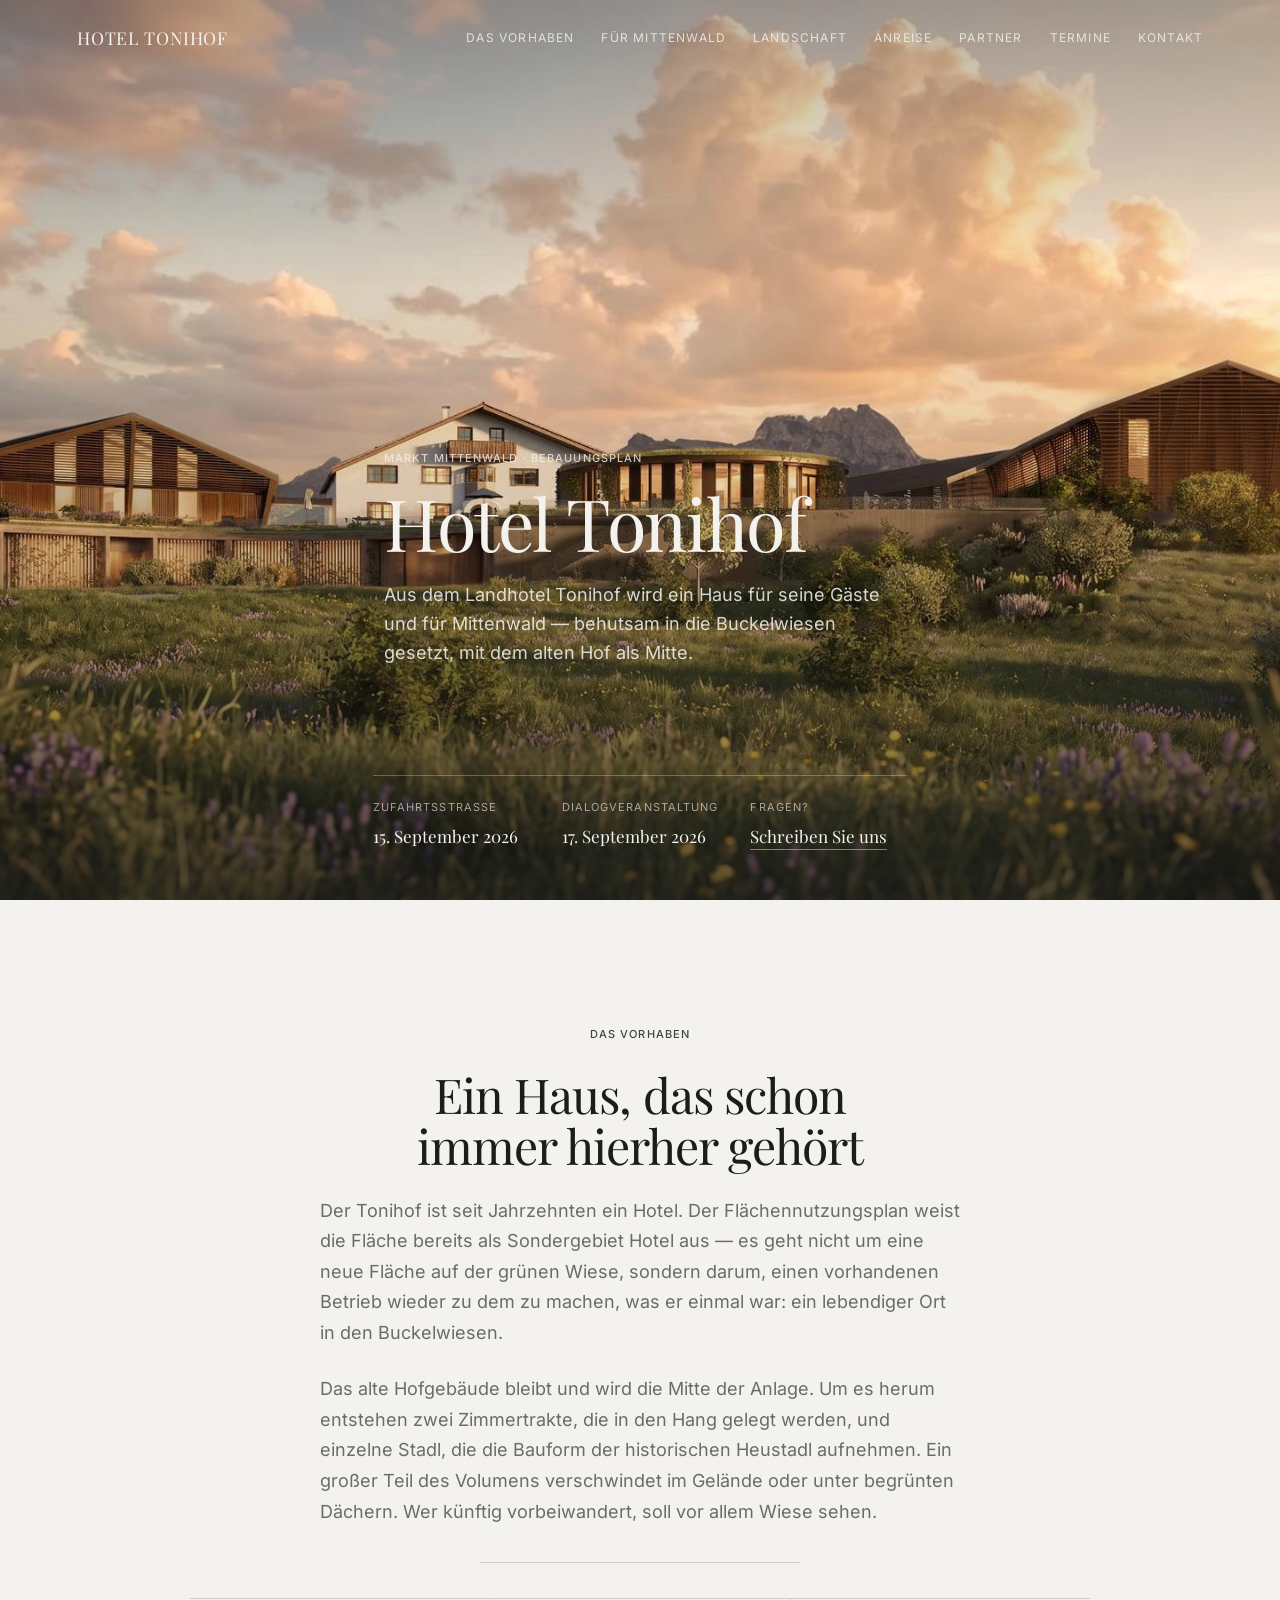
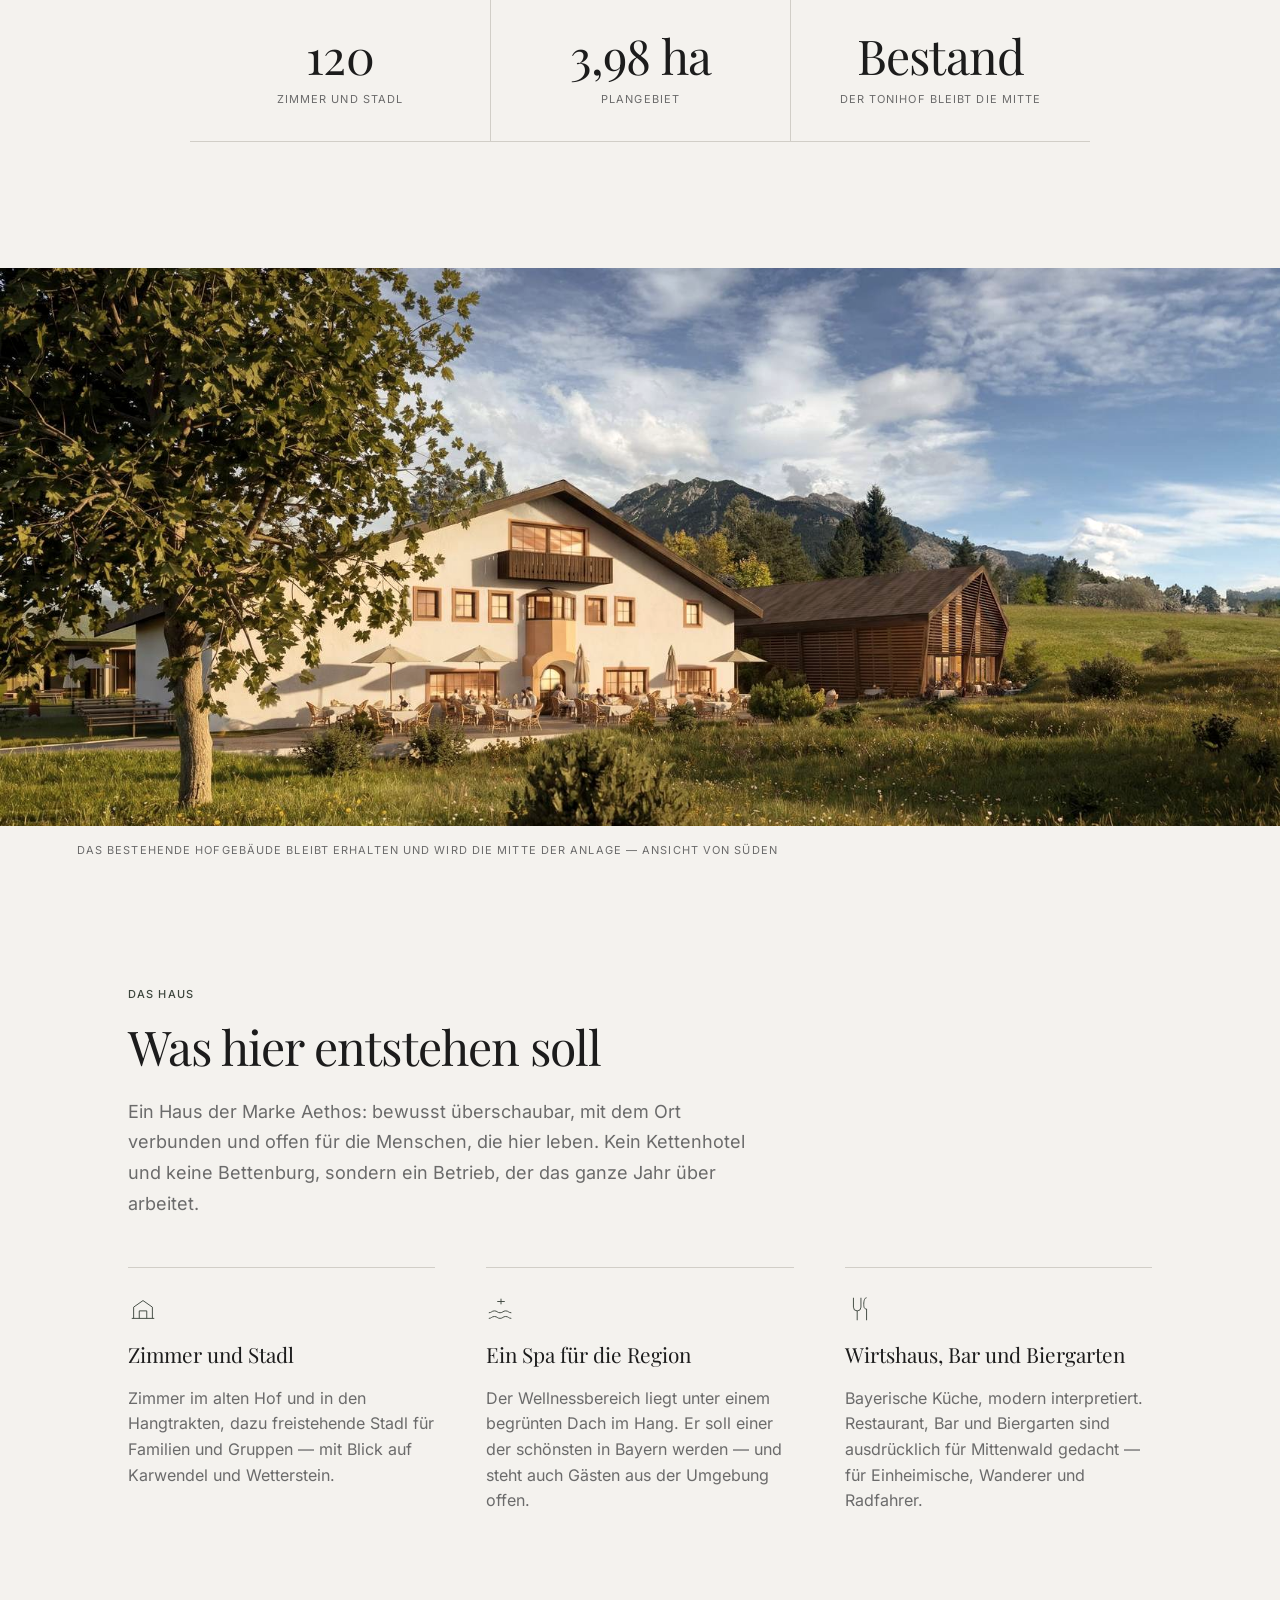
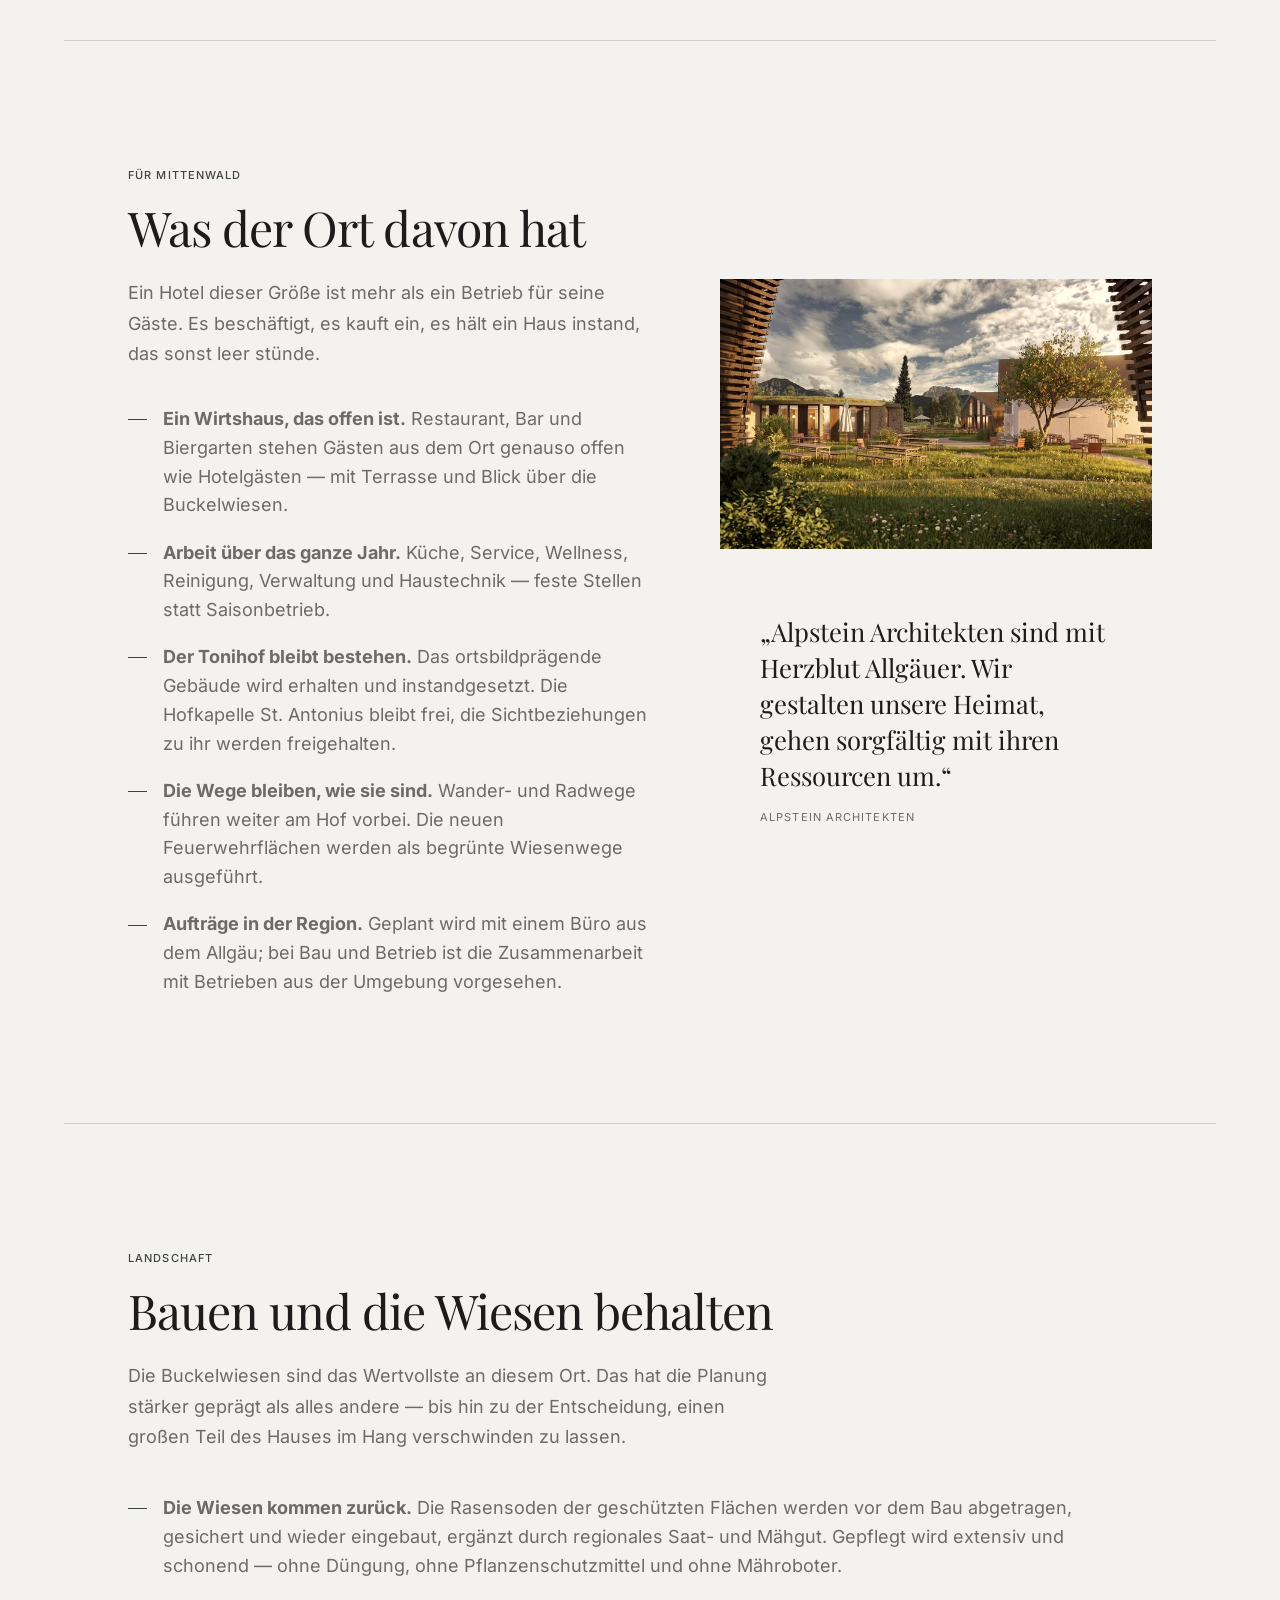
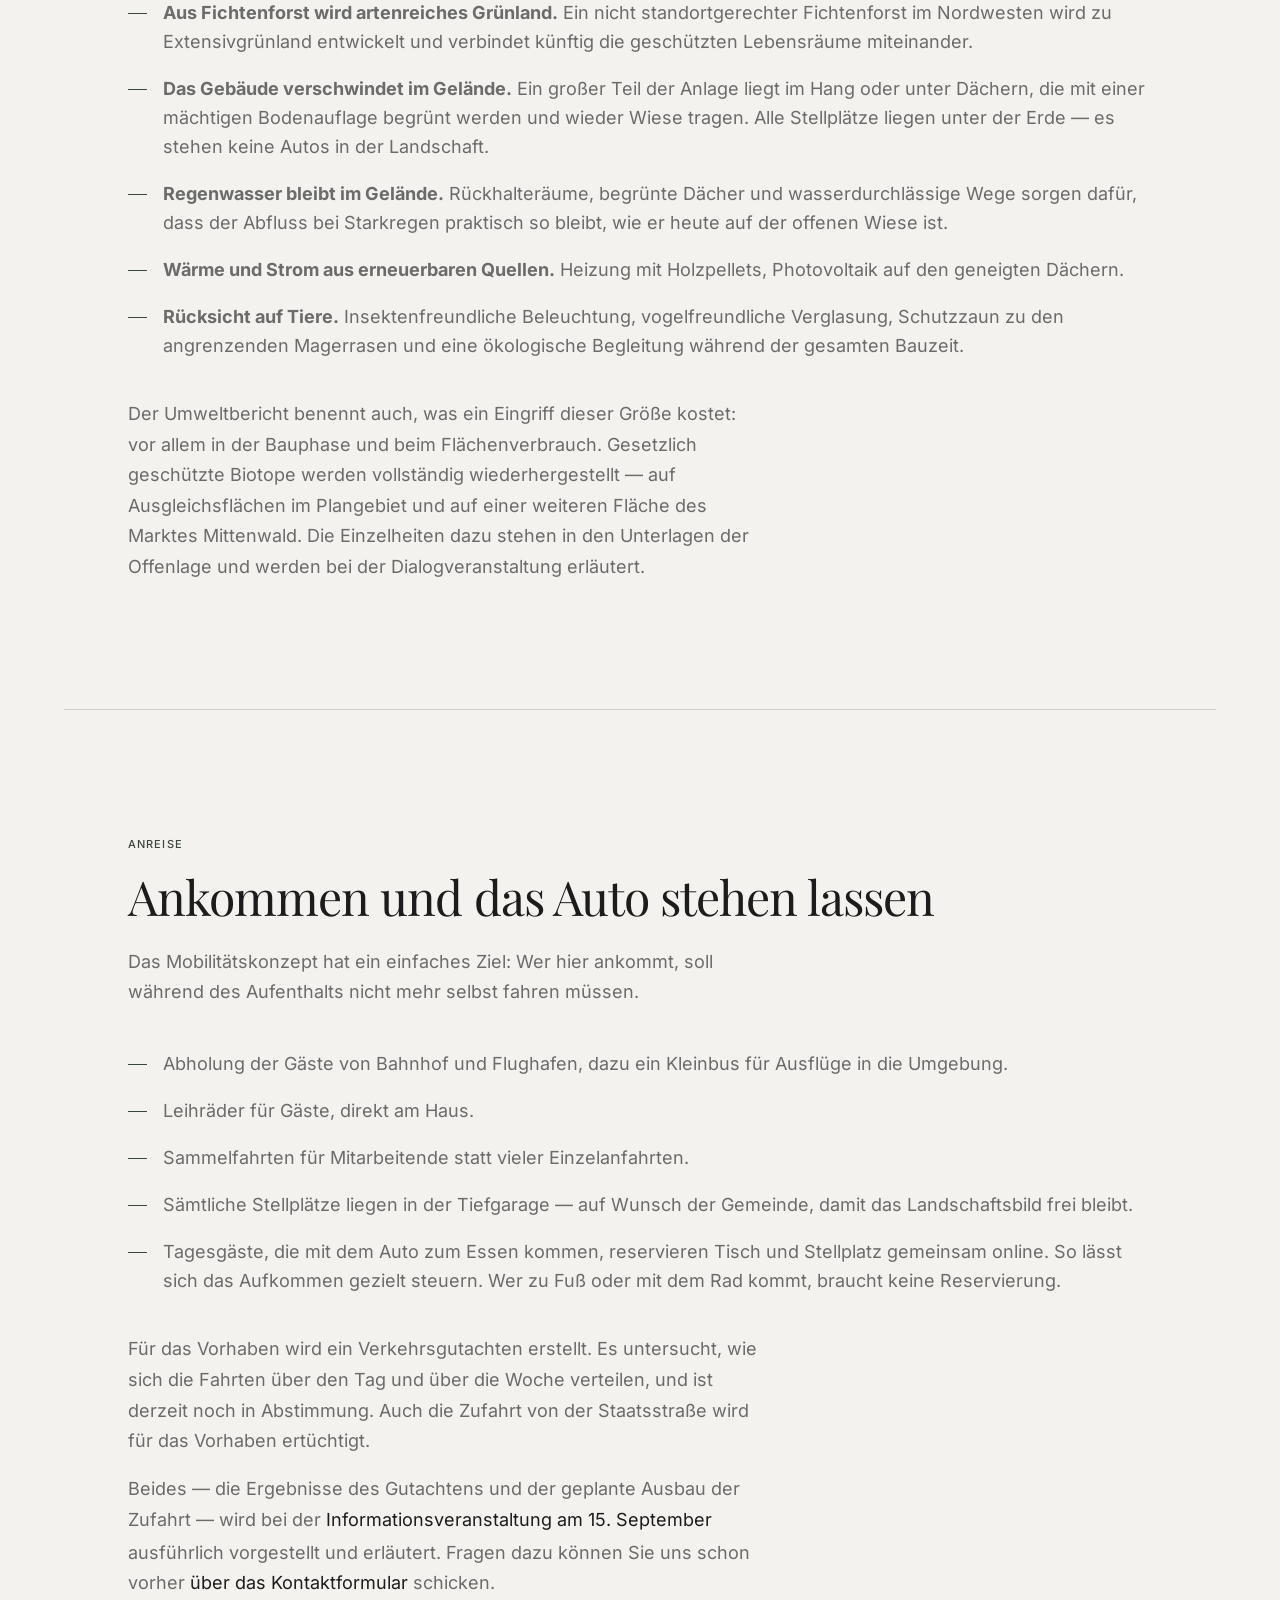
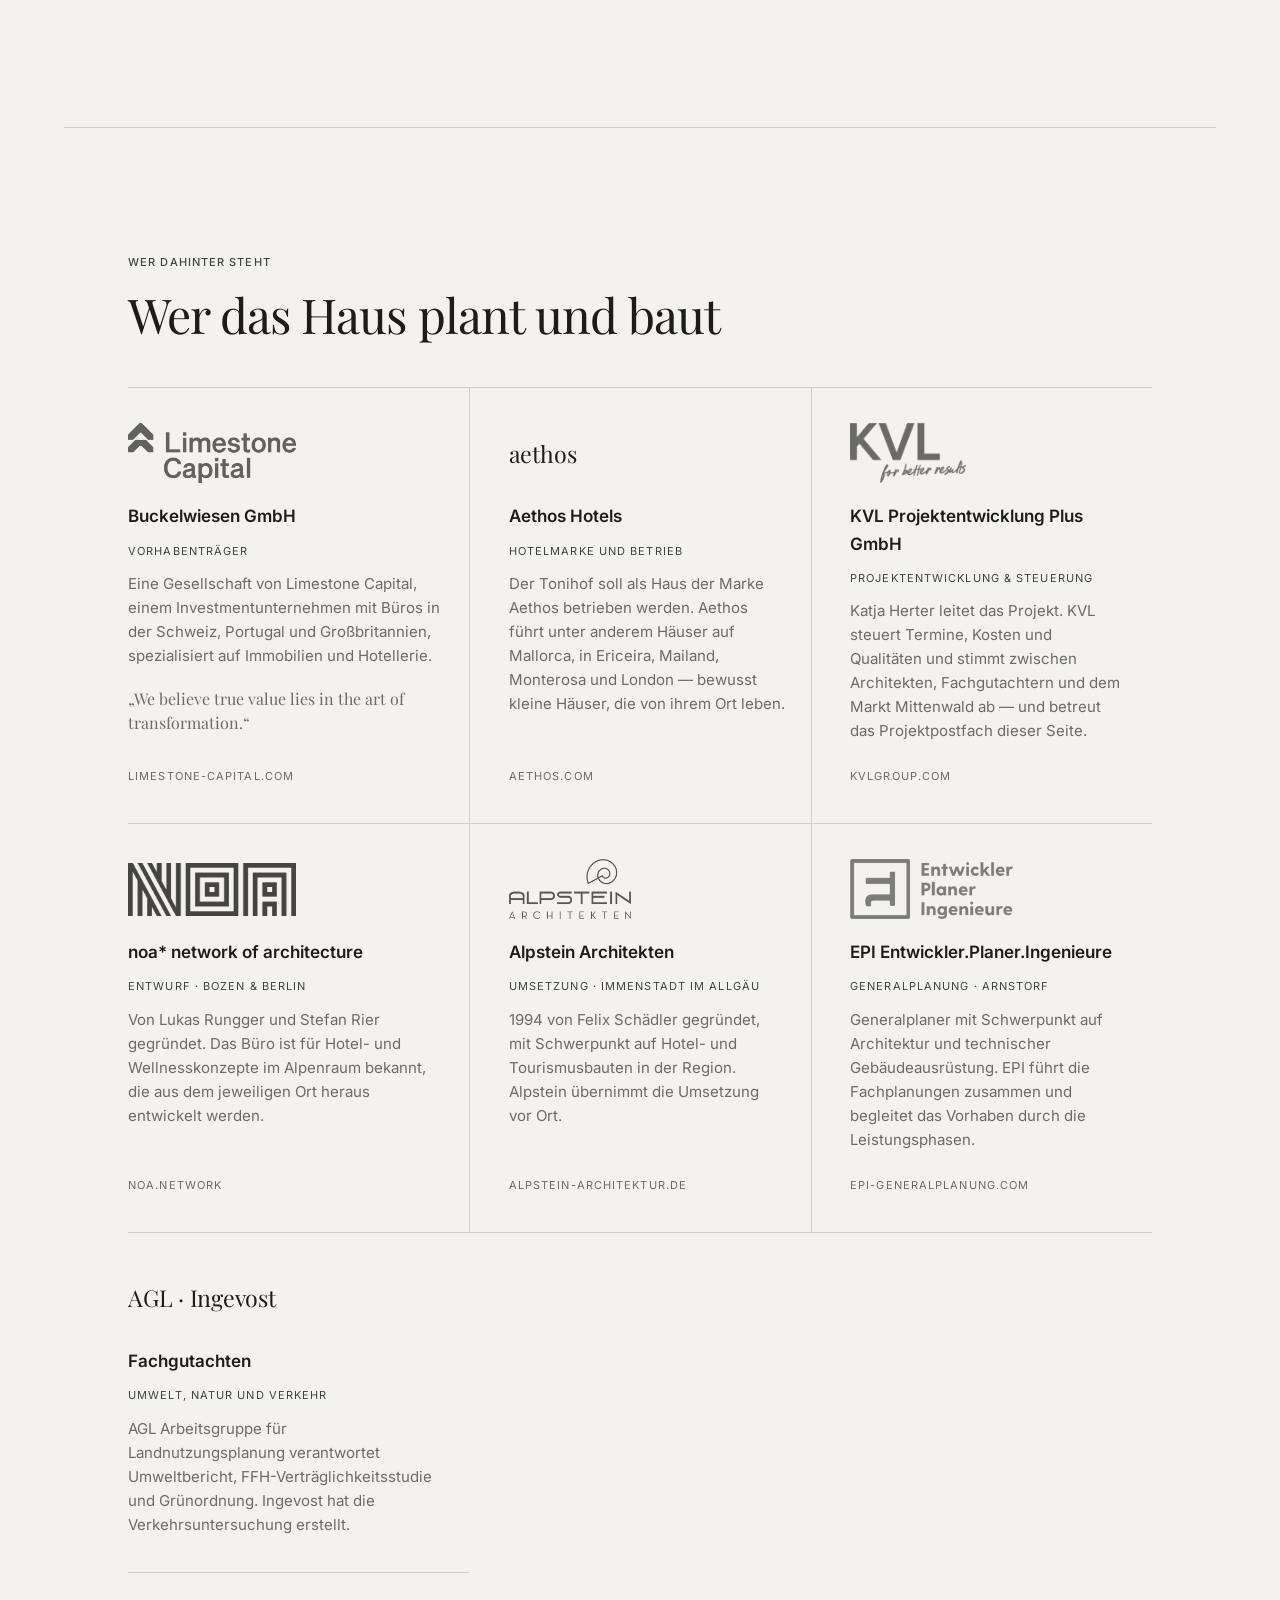
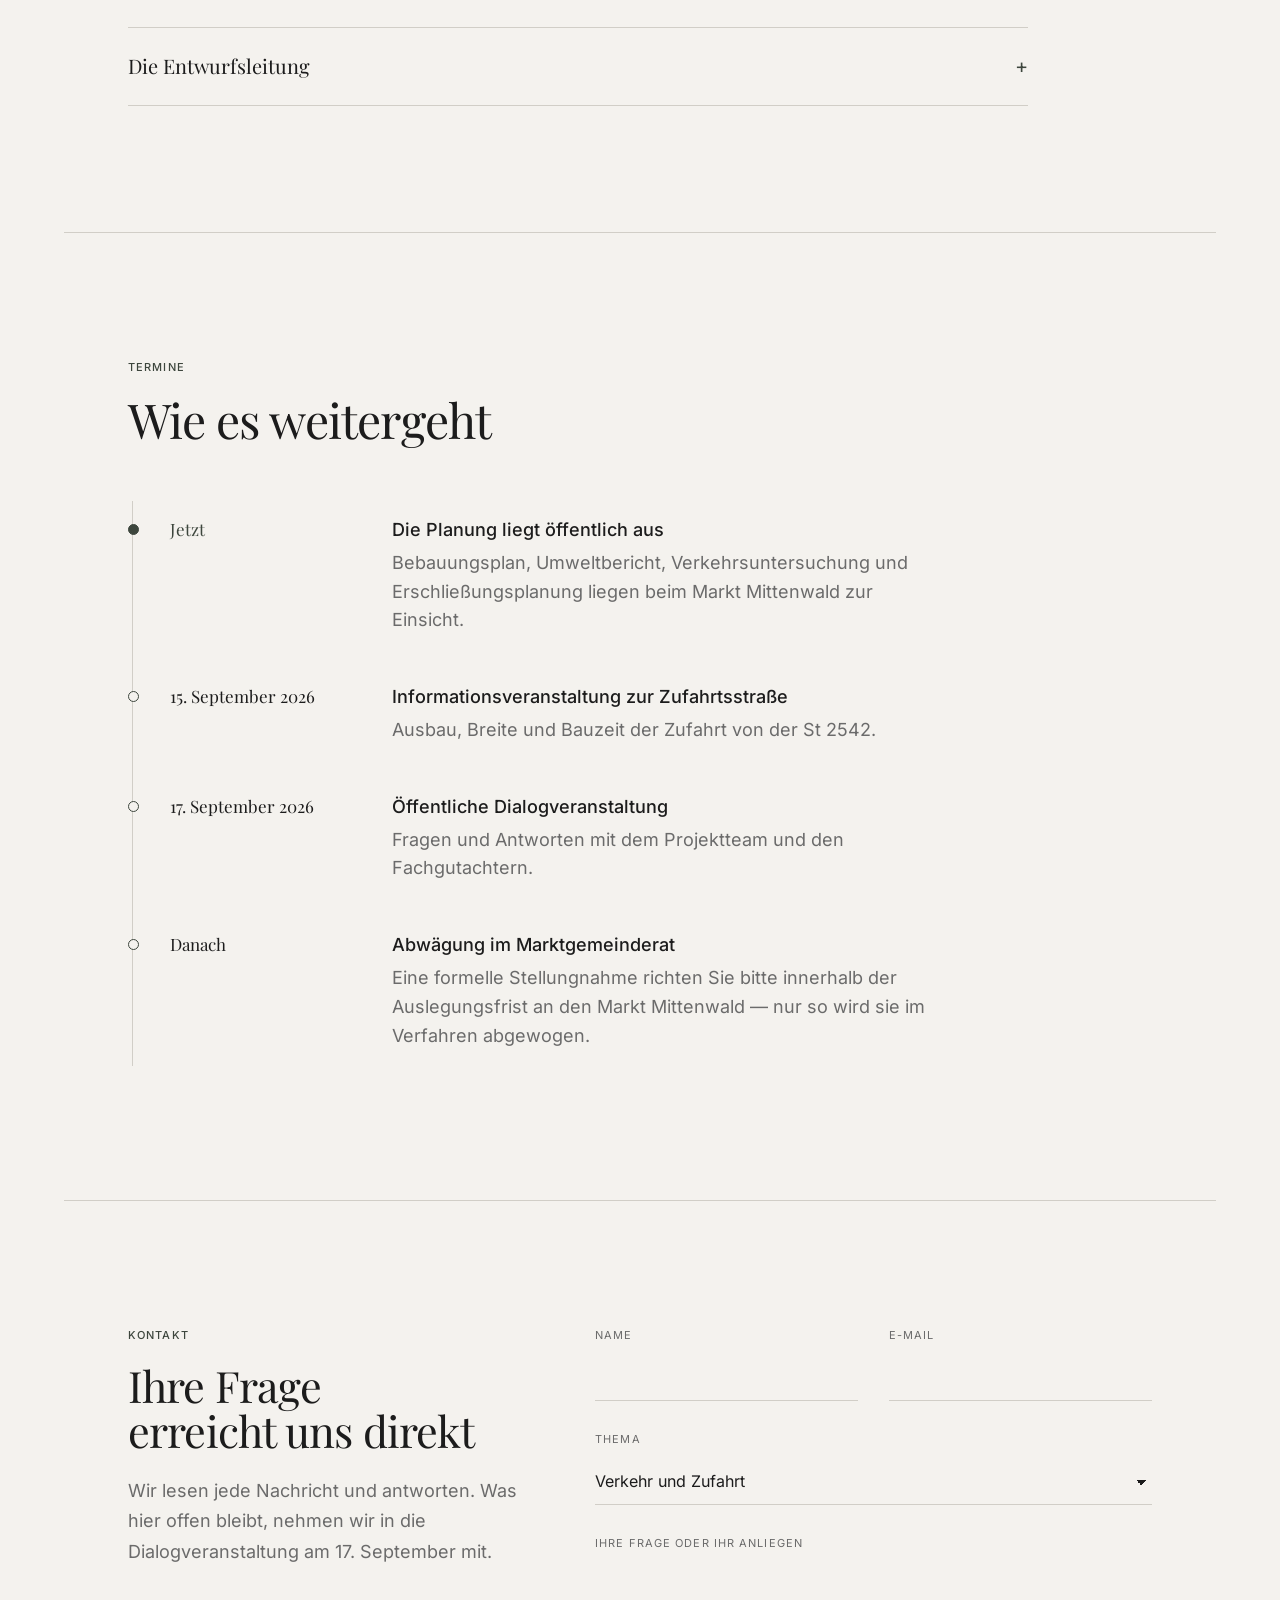
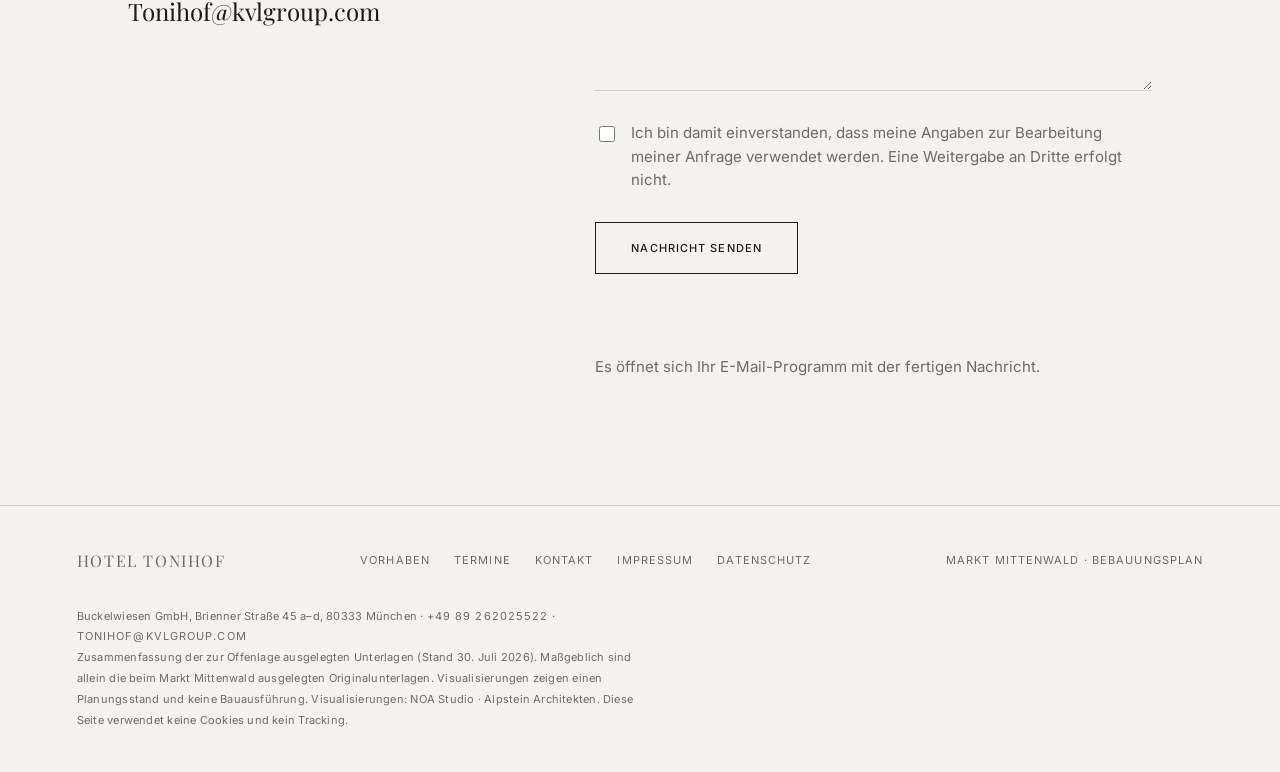
<file: index.html>
<!doctype html>
<html lang="de">
<head>
<meta charset="utf-8" />
<meta name="viewport" content="width=device-width, initial-scale=1, viewport-fit=cover" />
<title>Hotel Tonihof — Mittenwald</title>
<meta name="description" content="Informationen zum geplanten Hotel Tonihof in Mittenwald: Bebauungsplan, Landschaft und Natur, Verkehr, Termine und Kontakt für Ihre Fragen." />
<link rel="canonical" href="https://tonihof-mittenwald.de/" />
<link rel="icon" type="image/png" href="assets/favicon.png?v=bf2be72d" />
<link rel="apple-touch-icon" href="assets/apple-touch-icon.png?v=b0a8dcaa" />
<meta name="theme-color" content="#F4F2EE" />
<meta property="og:type" content="website" />
<meta property="og:site_name" content="Hotel Tonihof" />
<meta property="og:locale" content="de_DE" />
<meta property="og:title" content="Hotel Tonihof — Mittenwald" />
<meta property="og:description" content="Informationen zum geplanten Hotel Tonihof in Mittenwald: Bebauungsplan, Landschaft und Natur, Verkehr, Termine und Kontakt für Ihre Fragen." />
<meta property="og:url" content="https://tonihof-mittenwald.de/" />
<meta property="og:image" content="https://tonihof-mittenwald.de/assets/og.jpg?v=d2dbf373" />
<meta name="twitter:card" content="summary_large_image" />
<link rel="preload" href="assets/fonts/inter.woff2?v=260c81a4" as="font" type="font/woff2" crossorigin />
<link rel="preload" href="assets/fonts/playfair.woff2?v=ef05b30d" as="font" type="font/woff2" crossorigin />
<link rel="stylesheet" href="styles.css?v=ea11b3d6" />
</head>
<body>
<nav class="nav" data-over-hero="true" aria-label="Hauptnavigation">
  <div class="nav-in">
    <a class="brand" href="#top">HOTEL TONIHOF</a>
    <div class="nav-links">
      <a href="#vorhaben">Das Vorhaben</a>
      <a href="#mittenwald">Für Mittenwald</a>
      <a href="#landschaft">Landschaft</a>
      <a href="#anreise">Anreise</a>
      <a href="#partner">Partner</a>
      <a href="#termine">Termine</a>
      <a href="#kontakt">Kontakt</a>
    </div>
    <button class="burger" type="button" aria-expanded="false" aria-controls="menu" aria-label="Menü öffnen">
      <span></span><span></span><span></span>
    </button>
  </div>
</nav>

<div class="overlay" id="menu" data-open="false">
  <a href="#vorhaben">Das Vorhaben</a>
  <a href="#mittenwald">Für Mittenwald</a>
  <a href="#landschaft">Landschaft</a>
  <a href="#anreise">Anreise</a>
  <a href="#partner">Partner</a>
  <a href="#termine">Termine</a>
  <a href="#kontakt">Kontakt</a>
</div>

<div class="viewcursor" aria-hidden="true">Ansicht</div>

<main id="top">

  <!-- I. ARRIVAL -->
  <header class="hero">
    <div class="hero-media">
      <img src="assets/hero-1800.jpg?v=2110ad82" srcset="assets/hero-900.jpg?v=1c375213 900w, assets/hero-1800.jpg?v=2110ad82 1800w" sizes="100vw" width="1800" height="1013" fetchpriority="high" decoding="async"
           alt="Der Tonihof von Norden: das weiße Hofgebäude zwischen hölzernen Stadl vor der Abendkulisse des Karwendels." />
    </div>
    <div class="shell-wide hero-body">
      <p class="eyebrow">Markt Mittenwald · Bebauungsplan</p>
      <h1>Hotel Tonihof</h1>
      <p class="hero-sub">Aus dem Landhotel Tonihof wird ein Haus für seine Gäste und für Mittenwald — behutsam in die Buckelwiesen gesetzt, mit dem alten Hof als Mitte.</p>
    </div>
    <div class="shell-wide">
      <dl class="hero-foot">
        <div><dt>Zufahrtsstraße</dt><dd>15. September 2026</dd></div>
        <div><dt>Dialogveranstaltung</dt><dd>17. September 2026</dd></div>
        <div><dt>Fragen?</dt><dd><a href="#kontakt">Schreiben Sie uns</a></dd></div>
      </dl>
    </div>
  </header>

  <!-- II. DAS VORHABEN -->
  <section class="band" id="vorhaben">
    <div class="shell center-stack rv">
      <p class="eyebrow">Das Vorhaben</p>
      <h2>Ein Haus, das schon immer hierher gehört</h2>
      <p class="lede">Der Tonihof ist seit Jahrzehnten ein Hotel. Der Flächennutzungsplan weist die Fläche bereits als Sondergebiet Hotel aus — es geht nicht um eine neue Fläche auf der grünen Wiese, sondern darum, einen vorhandenen Betrieb wieder zu dem zu machen, was er einmal war: ein lebendiger Ort in den Buckelwiesen.</p>
      <p class="lede">Das alte Hofgebäude bleibt und wird die Mitte der Anlage. Um es herum entstehen zwei Zimmertrakte, die in den Hang gelegt werden, und einzelne Stadl, die die Bauform der historischen Heustadl aufnehmen. Ein großer Teil des Volumens verschwindet im Gelände oder unter begrünten Dächern. Wer künftig vorbeiwandert, soll vor allem Wiese sehen.</p>
      <hr class="mini-rule" />
      <div class="statrow">
        <div class="statcell"><b>120</b><span>Zimmer und Stadl</span></div>
        <div class="statcell"><b>3,98 ha</b><span>Plangebiet</span></div>
        <div class="statcell"><b>Bestand</b><span>Der Tonihof bleibt die Mitte</span></div>
      </div>
    </div>
  </section>

  <figure class="imgband rv">
    <img src="assets/sued-1700.jpg?v=4b095547" srcset="assets/sued-900.jpg?v=5def1e72 900w, assets/sued-1700.jpg?v=4b095547 1700w" sizes="100vw" width="1700" height="956" loading="lazy" decoding="async"
         alt="Der bestehende Tonihof von Süden mit Gastterrasse, daneben ein neuer Gebäudeteil in Holzlamellen." />
    <figcaption>Das bestehende Hofgebäude bleibt erhalten und wird die Mitte der Anlage — Ansicht von Süden</figcaption>
  </figure>

  <!-- III. DAS HAUS -->
  <section class="band" id="haus">
    <div class="shell rv">
      <p class="eyebrow">Das Haus</p>
      <h2 style="font-size:clamp(1.9rem,4.4vw,3rem);margin-block:1.1rem 1.6rem">Was hier entstehen soll</h2>
      <p class="lede" style="max-width:640px;margin-bottom:3rem">Ein Haus der Marke Aethos: bewusst überschaubar, mit dem Ort verbunden und offen für die Menschen, die hier leben. Kein Kettenhotel und keine Bettenburg, sondern ein Betrieb, der das ganze Jahr über arbeitet.</p>
      <div class="threeup">
        <div class="upitem">
          <svg viewBox="0 0 32 32" aria-hidden="true"><path d="M4 26h24M6 26V14l10-7 10 7v12M12 26v-8h8v8"/></svg>
          <h3>Zimmer und Stadl</h3>
          <p>Zimmer im alten Hof und in den Hangtrakten, dazu freistehende Stadl für Familien und Gruppen — mit Blick auf Karwendel und Wetterstein.</p>
        </div>
        <div class="upitem">
          <svg viewBox="0 0 32 32" aria-hidden="true"><path d="M3 20c3 0 3-2 6-2s3 2 6 2 3-2 6-2 3 2 6 2M3 26c3 0 3-2 6-2s3 2 6 2 3-2 6-2 3 2 6 2M16 5v6M12 8h8"/></svg>
          <h3>Ein Spa für die Region</h3>
          <p>Der Wellnessbereich liegt unter einem begrünten Dach im Hang. Er soll einer der schönsten in Bayern werden — und steht auch Gästen aus der Umgebung offen.</p>
        </div>
        <div class="upitem">
          <svg viewBox="0 0 32 32" aria-hidden="true"><path d="M9 4v10a4 4 0 0 0 8 0V4M13 18v10M23 4c-2 0-3 3-3 7s1 5 3 5v12"/></svg>
          <h3>Wirtshaus, Bar und Biergarten</h3>
          <p>Bayerische Küche, modern interpretiert. Restaurant, Bar und Biergarten sind ausdrücklich für Mittenwald gedacht — für Einheimische, Wanderer und Radfahrer.</p>
        </div>
      </div>
    </div>
  </section>

  <hr class="rule" />

  <!-- IV. FÜR MITTENWALD -->
  <section class="band" id="mittenwald">
    <div class="shell asym">
      <div class="rv">
        <p class="eyebrow">Für Mittenwald</p>
        <h2 style="font-size:clamp(1.9rem,4.4vw,3rem);margin-block:1.1rem 1.6rem">Was der Ort davon hat</h2>
        <p class="lede" style="margin-bottom:2.2rem">Ein Hotel dieser Größe ist mehr als ein Betrieb für seine Gäste. Es beschäftigt, es kauft ein, es hält ein Haus instand, das sonst leer stünde.</p>
        <ul class="ticks">
          <li><strong>Ein Wirtshaus, das offen ist.</strong> Restaurant, Bar und Biergarten stehen Gästen aus dem Ort genauso offen wie Hotelgästen — mit Terrasse und Blick über die Buckelwiesen.</li>
          <li><strong>Arbeit über das ganze Jahr.</strong> Küche, Service, Wellness, Reinigung, Verwaltung und Haustechnik — feste Stellen statt Saisonbetrieb.</li>
          <li><strong>Der Tonihof bleibt bestehen.</strong> Das ortsbildprägende Gebäude wird erhalten und instandgesetzt. Die Hofkapelle St. Antonius bleibt frei, die Sichtbeziehungen zu ihr werden freigehalten.</li>
          <li><strong>Die Wege bleiben, wie sie sind.</strong> Wander- und Radwege führen weiter am Hof vorbei. Die neuen Feuerwehrflächen werden als begrünte Wiesenwege ausgeführt.</li>
          <li><strong>Aufträge in der Region.</strong> Geplant wird mit einem Büro aus dem Allgäu; bei Bau und Betrieb ist die Zusammenarbeit mit Betrieben aus der Umgebung vorgesehen.</li>
        </ul>
      </div>
      <div class="asym-side rv">
        <img src="assets/biergarten-1500.jpg?v=50465f4c" srcset="assets/biergarten-800.jpg?v=a347f93e 800w, assets/biergarten-1500.jpg?v=50465f4c 1500w" sizes="(min-width:940px) 40vw, 100vw" width="1500" height="844" loading="lazy" decoding="async"
             alt="Biergarten zwischen den Gebäuden mit Biertischen im Gras und Blick auf die Berge." />
        <blockquote class="pullquote">„Alpstein Architekten sind mit Herzblut Allgäuer. Wir gestalten unsere Heimat, gehen sorgfältig mit ihren Ressourcen um.“<cite>Alpstein Architekten</cite></blockquote>
      </div>
    </div>
  </section>

  <hr class="rule" />

  <!-- V. LANDSCHAFT -->
  <section class="band" id="landschaft">
    <div class="shell rv">
      <p class="eyebrow">Landschaft</p>
      <h2 style="font-size:clamp(1.9rem,4.4vw,3rem);margin-block:1.1rem 1.6rem">Bauen und die Wiesen behalten</h2>
      <p class="lede" style="max-width:640px;margin-bottom:2.6rem">Die Buckelwiesen sind das Wertvollste an diesem Ort. Das hat die Planung stärker geprägt als alles andere — bis hin zu der Entscheidung, einen großen Teil des Hauses im Hang verschwinden zu lassen.</p>
      <ul class="ticks" style="max-width:none;display:grid;grid-template-columns:1fr;gap:1.15rem">
        <li><strong>Die Wiesen kommen zurück.</strong> Die Rasensoden der geschützten Flächen werden vor dem Bau abgetragen, gesichert und wieder eingebaut, ergänzt durch regionales Saat- und Mähgut. Gepflegt wird extensiv und schonend — ohne Düngung, ohne Pflanzenschutzmittel und ohne Mähroboter.</li>
          <li><strong>Aus Fichtenforst wird artenreiches Grünland.</strong> Ein nicht standortgerechter Fichtenforst im Nordwesten wird zu Extensivgrünland entwickelt und verbindet künftig die geschützten Lebensräume miteinander.</li>
          <li><strong>Das Gebäude verschwindet im Gelände.</strong> Ein großer Teil der Anlage liegt im Hang oder unter Dächern, die mit einer mächtigen Bodenauflage begrünt werden und wieder Wiese tragen. Alle Stellplätze liegen unter der Erde — es stehen keine Autos in der Landschaft.</li>
          <li><strong>Regenwasser bleibt im Gelände.</strong> Rückhalteräume, begrünte Dächer und wasserdurchlässige Wege sorgen dafür, dass der Abfluss bei Starkregen praktisch so bleibt, wie er heute auf der offenen Wiese ist.</li>
          <li><strong>Wärme und Strom aus erneuerbaren Quellen.</strong> Heizung mit Holzpellets, Photovoltaik auf den geneigten Dächern.</li>
          <li><strong>Rücksicht auf Tiere.</strong> Insektenfreundliche Beleuchtung, vogelfreundliche Verglasung, Schutzzaun zu den angrenzenden Magerrasen und eine ökologische Begleitung während der gesamten Bauzeit.</li>
      </ul>
      <p class="lede" style="max-width:640px;margin-top:2.4rem">Der Umweltbericht benennt auch, was ein Eingriff dieser Größe kostet: vor allem in der Bauphase und beim Flächenverbrauch. Gesetzlich geschützte Biotope werden vollständig wiederhergestellt — auf Ausgleichsflächen im Plangebiet und auf einer weiteren Fläche des Marktes Mittenwald. Die Einzelheiten dazu stehen in den Unterlagen der Offenlage und werden bei der Dialogveranstaltung erläutert.</p>
    </div>
  </section>

  <hr class="rule" />

  <!-- VI. ANREISE -->
  <section class="band" id="anreise">
    <div class="shell rv">
      <p class="eyebrow">Anreise</p>
      <h2 style="font-size:clamp(1.9rem,4.4vw,3rem);margin-block:1.1rem 1.6rem">Ankommen und das Auto stehen lassen</h2>
      <p class="lede" style="max-width:640px;margin-bottom:2.6rem">Das Mobilitätskonzept hat ein einfaches Ziel: Wer hier ankommt, soll während des Aufenthalts nicht mehr selbst fahren müssen.</p>
      <ul class="ticks">
        <li>Abholung der Gäste von Bahnhof und Flughafen, dazu ein Kleinbus für Ausflüge in die Umgebung.</li>
        <li>Leihräder für Gäste, direkt am Haus.</li>
        <li>Sammelfahrten für Mitarbeitende statt vieler Einzelanfahrten.</li>
        <li>Sämtliche Stellplätze liegen in der Tiefgarage — auf Wunsch der Gemeinde, damit das Landschaftsbild frei bleibt.</li>
        <li>Tagesgäste, die mit dem Auto zum Essen kommen, reservieren Tisch und Stellplatz gemeinsam online. So lässt sich das Aufkommen gezielt steuern. Wer zu Fuß oder mit dem Rad kommt, braucht keine Reservierung.</li>
      </ul>
      <p class="lede" style="max-width:640px;margin-top:2.4rem">Für das Vorhaben wird ein Verkehrsgutachten erstellt. Es untersucht, wie sich die Fahrten über den Tag und über die Woche verteilen, und ist derzeit noch in Abstimmung. Auch die Zufahrt von der Staatsstraße wird für das Vorhaben ertüchtigt.</p>
      <p class="lede" style="max-width:640px;margin-top:1.1rem">Beides — die Ergebnisse des Gutachtens und der geplante Ausbau der Zufahrt — wird bei der <a class="ulink" href="#termine">Informationsveranstaltung am 15. September</a> ausführlich vorgestellt und erläutert. Fragen dazu können Sie uns schon vorher <a class="ulink" href="#kontakt">über das Kontaktformular</a> schicken.</p>
    </div>
  </section>

  <hr class="rule" />

  <!-- VI. WER DAHINTER STEHT -->
  <section class="band" id="partner">
    <div class="shell rv">
      <p class="eyebrow">Wer dahinter steht</p>
      <h2 style="font-size:clamp(1.9rem,4.4vw,3rem);margin-block:1.1rem 3rem">Wer das Haus plant und baut</h2>

      <div class="partners">
        <article class="partner">
          <div class="partner-mark"><img class="mono" src="assets/limestone.png?v=eef4283d" alt="Limestone Capital" width="620" height="222" loading="lazy" /></div>
          <h3>Buckelwiesen GmbH</h3>
          <p class="role">Vorhabenträger</p>
          <p>Eine Gesellschaft von Limestone Capital, einem Investmentunternehmen mit Büros in der Schweiz, Portugal und Großbritannien, spezialisiert auf Immobilien und Hotellerie.</p>
          <p class="pullquote" style="font-size:1rem;line-height:1.5;margin-top:.4rem">„We believe true value lies in the art of transformation.“</p>
          <a class="ulink" href="https://www.limestone-capital.com/" target="_blank" rel="noopener noreferrer">limestone-capital.com</a>
        </article>

        <article class="partner">
          <div class="partner-mark"><span class="wordmark-fallback">aethos</span></div>
          <h3>Aethos Hotels</h3>
          <p class="role">Hotelmarke und Betrieb</p>
          <p>Der Tonihof soll als Haus der Marke Aethos betrieben werden. Aethos führt unter anderem Häuser auf Mallorca, in Ericeira, Mailand, Monterosa und London — bewusst kleine Häuser, die von ihrem Ort leben.</p>
          <a class="ulink" href="https://www.aethos.com/" target="_blank" rel="noopener noreferrer">aethos.com</a>
        </article>

        <article class="partner">
          <div class="partner-mark"><img class="tint" src="assets/kvl.png?v=49ca0e9f" alt="KVL — for better results" width="520" height="268" loading="lazy" /></div>
          <h3>KVL Projektentwicklung Plus GmbH</h3>
          <p class="role">Projektentwicklung &amp; Steuerung</p>
          <p>Katja Herter leitet das Projekt. KVL steuert Termine, Kosten und Qualitäten und stimmt zwischen Architekten, Fachgutachtern und dem Markt Mittenwald ab — und betreut das Projektpostfach dieser Seite.</p>
          <a class="ulink" href="https://www.kvlgroup.com/" target="_blank" rel="noopener noreferrer">kvlgroup.com</a>
        </article>

        <article class="partner">
          <div class="partner-mark"><img class="mono" src="assets/noa.png?v=6f79b7e3" alt="noa* network of architecture" width="460" height="145" loading="lazy" /></div>
          <h3>noa* network of architecture</h3>
          <p class="role">Entwurf · Bozen &amp; Berlin</p>
          <p>Von Lukas Rungger und Stefan Rier gegründet. Das Büro ist für Hotel- und Wellnesskonzepte im Alpenraum bekannt, die aus dem jeweiligen Ort heraus entwickelt werden.</p>
          <a class="ulink" href="https://www.noa.network/" target="_blank" rel="noopener noreferrer">noa.network</a>
        </article>

        <article class="partner">
          <div class="partner-mark"><img class="mono" src="assets/alpstein.png?v=162e9170" alt="Alpstein Architekten" width="460" height="225" loading="lazy" /></div>
          <h3>Alpstein Architekten</h3>
          <p class="role">Umsetzung · Immenstadt im Allgäu</p>
          <p>1994 von Felix Schädler gegründet, mit Schwerpunkt auf Hotel- und Tourismusbauten in der Region. Alpstein übernimmt die Umsetzung vor Ort.</p>
          <a class="ulink" href="https://alpstein-architektur.de/startseite.html" target="_blank" rel="noopener noreferrer">alpstein-architektur.de</a>
        </article>

        <article class="partner">
          <div class="partner-mark"><img class="tint" src="assets/epi.png?v=ee56406e" alt="EPI Entwickler.Planer.Ingenieure" width="520" height="192" loading="lazy" /></div>
          <h3>EPI Entwickler.Planer.Ingenieure</h3>
          <p class="role">Generalplanung · Arnstorf</p>
          <p>Generalplaner mit Schwerpunkt auf Architektur und technischer Gebäudeausrüstung. EPI führt die Fachplanungen zusammen und begleitet das Vorhaben durch die Leistungsphasen.</p>
          <a class="ulink" href="https://www.epi-generalplanung.com/" target="_blank" rel="noopener noreferrer">epi-generalplanung.com</a>
        </article>

        <article class="partner">
          <div class="partner-mark"><span class="wordmark-fallback">AGL · Ingevost</span></div>
          <h3>Fachgutachten</h3>
          <p class="role">Umwelt, Natur und Verkehr</p>
          <p>AGL Arbeitsgruppe für Landnutzungsplanung verantwortet Umweltbericht, FFH-Verträglichkeitsstudie und Grünordnung. Ingevost hat die Verkehrsuntersuchung erstellt.</p>
        </article>
      </div>

      <div class="acc" style="margin-top:clamp(3rem,6vh,5rem)">
        <details>
          <summary>Die Entwurfsleitung</summary>
          <div class="accbody">
            <p class="meta">Lukas Rungger — noa* network of architecture</p>
            <p>Mitgründer des Büros mit Standorten in Bozen und Berlin. Verantwortet den Entwurf: die Setzung der Baukörper im Hang, die Stadl im Gelände und den Wellnessbereich unter dem begrünten Dach.</p>
            <p class="meta" style="margin-top:.8rem">Sebastian Rohse — Alpstein Architekten</p>
            <p>Geschäftsführung bei Alpstein und Projektleitung vor Ort. Alpstein bringt die Erfahrung mit Hotel- und Tourismusbauten im Alpenraum ein und führt den Entwurf in die Umsetzung.</p>
          </div>
        </details>
      </div>
    </div>
  </section>

  <hr class="rule" />

  <!-- VII. TERMINE -->
  <section class="band" id="termine">
    <div class="shell rv">
      <p class="eyebrow">Termine</p>
      <h2 style="font-size:clamp(1.9rem,4.4vw,3rem);margin-block:1.1rem 3rem">Wie es weitergeht</h2>
      <div class="tl">
        <div class="tl-item" data-now>
          <p class="tl-date">Jetzt</p>
          <div class="tl-text"><b>Die Planung liegt öffentlich aus</b>Bebauungsplan, Umweltbericht, Verkehrsuntersuchung und Erschließungsplanung liegen beim Markt Mittenwald zur Einsicht.</div>
        </div>
        <div class="tl-item">
          <p class="tl-date">15. September 2026</p>
          <div class="tl-text"><b>Informationsveranstaltung zur Zufahrtsstraße</b>Ausbau, Breite und Bauzeit der Zufahrt von der St 2542.</div>
        </div>
        <div class="tl-item">
          <p class="tl-date">17. September 2026</p>
          <div class="tl-text"><b>Öffentliche Dialogveranstaltung</b>Fragen und Antworten mit dem Projektteam und den Fachgutachtern.</div>
        </div>
        <div class="tl-item">
          <p class="tl-date">Danach</p>
          <div class="tl-text"><b>Abwägung im Marktgemeinderat</b>Eine formelle Stellungnahme richten Sie bitte innerhalb der Auslegungsfrist an den Markt Mittenwald — nur so wird sie im Verfahren abgewogen.</div>
        </div>
      </div>
    </div>
  </section>

  <hr class="rule" />

  <!-- VIII. KONTAKT -->
  <section class="band" id="kontakt">
    <div class="shell contact">
      <div class="rv">
        <p class="eyebrow">Kontakt</p>
        <h2 style="margin-block:1.1rem 1.4rem">Ihre Frage erreicht uns direkt</h2>
        <p class="lede">Wir lesen jede Nachricht und antworten. Was hier offen bleibt, nehmen wir in die Dialogveranstaltung am 17. September mit.</p>
        <a class="maillink ulink" href="mailto:Tonihof@kvlgroup.com">Tonihof@kvlgroup.com</a>
      </div>

      <form class="form rv" id="kontaktform" novalidate>
        <div class="f2">
          <div class="field"><label for="f-name">Name</label><input id="f-name" type="text" autocomplete="name" required /></div>
          <div class="field"><label for="f-mail">E-Mail</label><input id="f-mail" type="email" autocomplete="email" required /></div>
        </div>
        <div class="field">
          <label for="f-thema">Thema</label>
          <select id="f-thema">
            <option>Verkehr und Zufahrt</option>
            <option>Natur und Landschaft</option>
            <option>Bauphase und Lärm</option>
            <option>Angebot für Einheimische</option>
            <option>Verfahren und Termine</option>
            <option>Sonstiges</option>
          </select>
        </div>
        <div class="field"><label for="f-text">Ihre Frage oder Ihr Anliegen</label><textarea id="f-text" required></textarea></div>
        <label class="consent">
          <input type="checkbox" id="f-ok" required />
          <span>Ich bin damit einverstanden, dass meine Angaben zur Bearbeitung meiner Anfrage verwendet werden. Eine Weitergabe an Dritte erfolgt nicht.</span>
        </label>
        <button class="btn" type="submit">Nachricht senden</button>
        <p class="status" id="formstatus" role="status" aria-live="polite"></p>
        <p class="formnote">Es öffnet sich Ihr E-Mail-Programm mit der fertigen Nachricht.</p>
      </form>
    </div>
  </section>
</main>

<footer class="foot">
  <div class="shell-wide">
    <div class="foot-in">
      <a class="brand" href="#top">HOTEL TONIHOF</a>
      <div class="foot-nav">
        <a href="#vorhaben">Vorhaben</a>
        <a href="#termine">Termine</a>
        <a href="#kontakt">Kontakt</a>
        <a href="impressum.html">Impressum</a>
        <a href="datenschutz.html">Datenschutz</a>
      </div>
      <span>Markt Mittenwald · Bebauungsplan</span>
    </div>
    <p class="foot-fine">
      Buckelwiesen GmbH, Brienner Straße 45 a–d, 80333 München · <a href="tel:+4989262025522">+49 89 262025522</a> · <a href="mailto:Tonihof@kvlgroup.com">Tonihof@kvlgroup.com</a><br />
      Zusammenfassung der zur Offenlage ausgelegten Unterlagen (Stand 30. Juli 2026). Maßgeblich sind allein die beim Markt Mittenwald ausgelegten Originalunterlagen. Visualisierungen zeigen einen Planungsstand und keine Bauausführung. Visualisierungen: NOA Studio · Alpstein Architekten. Diese Seite verwendet keine Cookies und kein Tracking.
    </p>
  </div>
</footer>
<script>
(function () {
  if (!document.querySelector('meta[name="viewport"]')) {
    var mv = document.createElement('meta');
    mv.name = 'viewport';
    mv.content = 'width=device-width, initial-scale=1, viewport-fit=cover';
    document.head.appendChild(mv);
  }
  if (!document.documentElement.lang) document.documentElement.lang = 'de';

  var nav = document.querySelector('.nav');
  var burger = document.querySelector('.burger');
  var menu = document.getElementById('menu');
  var hero = document.querySelector('.hero');
  var reduce = window.matchMedia('(prefers-reduced-motion: reduce)').matches;

  /* --- nav: blur past 80px, and light-on-dark while over the hero --- */
  function onScroll() {
    nav.setAttribute('data-stuck', window.scrollY > 80 ? 'true' : 'false');
    var overHero = hero && (hero.getBoundingClientRect().bottom > 76);
    nav.setAttribute('data-over-hero', overHero && !isOpen() ? 'true' : 'false');
  }
  onScroll();
  window.addEventListener('scroll', onScroll, { passive: true });
  window.addEventListener('resize', onScroll);

  /* --- full-screen overlay menu --- */
  function isOpen() { return burger.getAttribute('aria-expanded') === 'true'; }
  function setMenu(open) {
    burger.setAttribute('aria-expanded', open ? 'true' : 'false');
    burger.setAttribute('aria-label', open ? 'Menü schließen' : 'Menü öffnen');
    menu.setAttribute('data-open', open ? 'true' : 'false');
    document.body.classList.toggle('locked', open);
    if (open) {
      menu.querySelectorAll('a').forEach(function (a, i) { a.style.transitionDelay = (80 + i * 60) + 'ms'; });
    } else {
      menu.querySelectorAll('a').forEach(function (a) { a.style.transitionDelay = '0ms'; });
    }
    onScroll();
  }
  burger.addEventListener('click', function () { setMenu(!isOpen()); });
  menu.addEventListener('click', function (e) { if (e.target.closest('a')) setMenu(false); });
  document.addEventListener('keydown', function (e) {
    if (e.key === 'Escape' && isOpen()) { setMenu(false); burger.focus(); }
  });
  var wide = window.matchMedia('(min-width: 1000px)');
  (wide.addEventListener ? wide.addEventListener.bind(wide, 'change') : wide.addListener.bind(wide))(function () {
    if (wide.matches && isOpen()) setMenu(false);
  });

  /* --- staggered reveal --- */
  var groups = document.querySelectorAll('.rv');
  if (!('IntersectionObserver' in window) || reduce) {
    groups.forEach(function (g) { g.classList.add('in'); });
  } else {
    groups.forEach(function (g) {
      Array.prototype.forEach.call(g.children, function (c, i) { c.style.transitionDelay = (i * 80) + 'ms'; });
    });
    var io = new IntersectionObserver(function (es) {
      es.forEach(function (e) { if (e.isIntersecting) { e.target.classList.add('in'); io.unobserve(e.target); } });
    }, { rootMargin: '0px 0px -10% 0px', threshold: 0.08 });
    groups.forEach(function (g) { io.observe(g); });
  }

  /* --- clean URLs: /vorhaben instead of /#vorhaben, and never /#top --- */
  var SECTIONS = ['vorhaben','haus','mittenwald','landschaft','anreise','partner','termine','kontakt'];
  /* only rewrite when we are actually served from the site root; on any other
     host or sub-path (preview builds) we just scroll and leave the URL alone */
  var ROOT_RE = new RegExp('^/(?:' + SECTIONS.join('|') + ')?/?$');
  var canRewrite = !!(window.history && history.pushState) && ROOT_RE.test(location.pathname);

  function pathFor(id) { return id ? '/' + id : '/'; }
  function idFromPath() {
    var seg = location.pathname.replace(/^\/|\/$/g, '');
    return SECTIONS.indexOf(seg) > -1 ? seg : '';
  }
  function goTo(id, push) {
    var el = id ? document.getElementById(id) : null;
    if (id && !el) return;
    if (el) el.scrollIntoView({ behavior: reduce ? 'auto' : 'smooth', block: 'start' });
    else window.scrollTo({ top: 0, behavior: reduce ? 'auto' : 'smooth' });
    if (canRewrite) history[push ? 'pushState' : 'replaceState']({ id: id }, '', pathFor(id));
  }

  /* intercept every in-page anchor so no '#' ever reaches the address bar */
  document.addEventListener('click', function (e) {
    var a = e.target.closest && e.target.closest('a[href^="#"]');
    if (!a || e.metaKey || e.ctrlKey || e.shiftKey || e.button !== 0) return;
    var id = a.getAttribute('href').slice(1);
    if (id === 'top') id = '';
    if (id && !document.getElementById(id)) return;
    e.preventDefault();
    goTo(id, true);
  });

  window.addEventListener('popstate', function () { goTo(idFromPath(), false); });

  /* landing on /vorhaben (served via 404.html) or on a legacy /#vorhaben link */
  var initial = idFromPath();
  if (!initial && location.hash) {
    var h = location.hash.slice(1);
    initial = (h === 'top') ? '' : (SECTIONS.indexOf(h) > -1 ? h : '');
  }
  if (canRewrite) history.replaceState({ id: initial }, '', pathFor(initial));
  if (initial) {
    window.addEventListener('load', function () {
      var el = document.getElementById(initial);
      if (el) el.scrollIntoView({ behavior: 'auto', block: 'start' });
    });
  }

  /* --- active section in nav, and keep the path in step while scrolling --- */
  var links = Array.prototype.slice.call(document.querySelectorAll('.nav-links a'));
  var targets = SECTIONS.map(function (id) { return document.getElementById(id); }).filter(Boolean);
  var current = initial;
  function mark(id) {
    if (id === current) return;
    current = id;
    links.forEach(function (a) {
      a.setAttribute('aria-current', a.getAttribute('href') === '#' + id ? 'true' : 'false');
    });
    if (canRewrite) history.replaceState({ id: id }, '', pathFor(id));
  }
  if ('IntersectionObserver' in window && targets.length) {
    var spy = new IntersectionObserver(function (es) {
      es.forEach(function (e) { if (e.isIntersecting) mark(e.target.id); });
    }, { rootMargin: '-45% 0px -50% 0px' });
    targets.forEach(function (t) { spy.observe(t); });
    /* back at the very top the canonical URL is '/' again */
    var topSpy = new IntersectionObserver(function (es) {
      es.forEach(function (e) { if (e.isIntersecting) mark(''); });
    }, { threshold: 0.55 });
    if (hero) topSpy.observe(hero);
  }

  /* --- view cursor over imagery --- */
  var cur = document.querySelector('.viewcursor');
  if (cur && window.matchMedia('(hover: hover) and (pointer: fine)').matches) {
    var imgs = document.querySelectorAll('.imgband img, .hero-media img, .asym-side img');
    document.addEventListener('mousemove', function (e) {
      cur.style.transform = 'translate(' + e.clientX + 'px,' + e.clientY + 'px) translate(-50%,-50%)' +
        (cur.getAttribute('data-on') === 'true' ? ' scale(1)' : ' scale(.6)');
    }, { passive: true });
    imgs.forEach(function (im) {
      im.addEventListener('mouseenter', function () { cur.setAttribute('data-on', 'true'); });
      im.addEventListener('mouseleave', function () { cur.setAttribute('data-on', 'false'); });
    });
  }

  /* --- contact form (mailto, unchanged behaviour) --- */
  var form = document.getElementById('kontaktform');
  var status = document.getElementById('formstatus');
  form.addEventListener('submit', function (ev) {
    ev.preventDefault();
    var name = document.getElementById('f-name').value.trim();
    var mail = document.getElementById('f-mail').value.trim();
    var thema = document.getElementById('f-thema').value;
    var text = document.getElementById('f-text').value.trim();
    if (!name || !mail || !text) { status.textContent = 'Bitte füllen Sie Name, E-Mail und Ihr Anliegen aus.'; return; }
    if (!/^[^\s@]+@[^\s@]+\.[^\s@]+$/.test(mail)) { status.textContent = 'Diese E-Mail-Adresse sieht nicht vollständig aus. Bitte prüfen Sie sie.'; return; }
    if (!document.getElementById('f-ok').checked) { status.textContent = 'Bitte bestätigen Sie noch das Häkchen zur Verwendung Ihrer Angaben.'; return; }
    var body = 'Thema: ' + thema + '\n' + 'Name: ' + name + '\n' + 'E-Mail: ' + mail + '\n\n' + text +
               '\n\n— gesendet über die Projektseite Hotel Tonihof\n';
    status.textContent = 'Ihr E-Mail-Programm wird geöffnet. Bitte dort noch auf „Senden“ klicken.';
    window.location.href = 'mailto:Tonihof@kvlgroup.com?subject=' +
      encodeURIComponent('Hotel Tonihof — ' + thema) + '&body=' + encodeURIComponent(body);
  });
})();
</script>
</body>
</html>
</file>
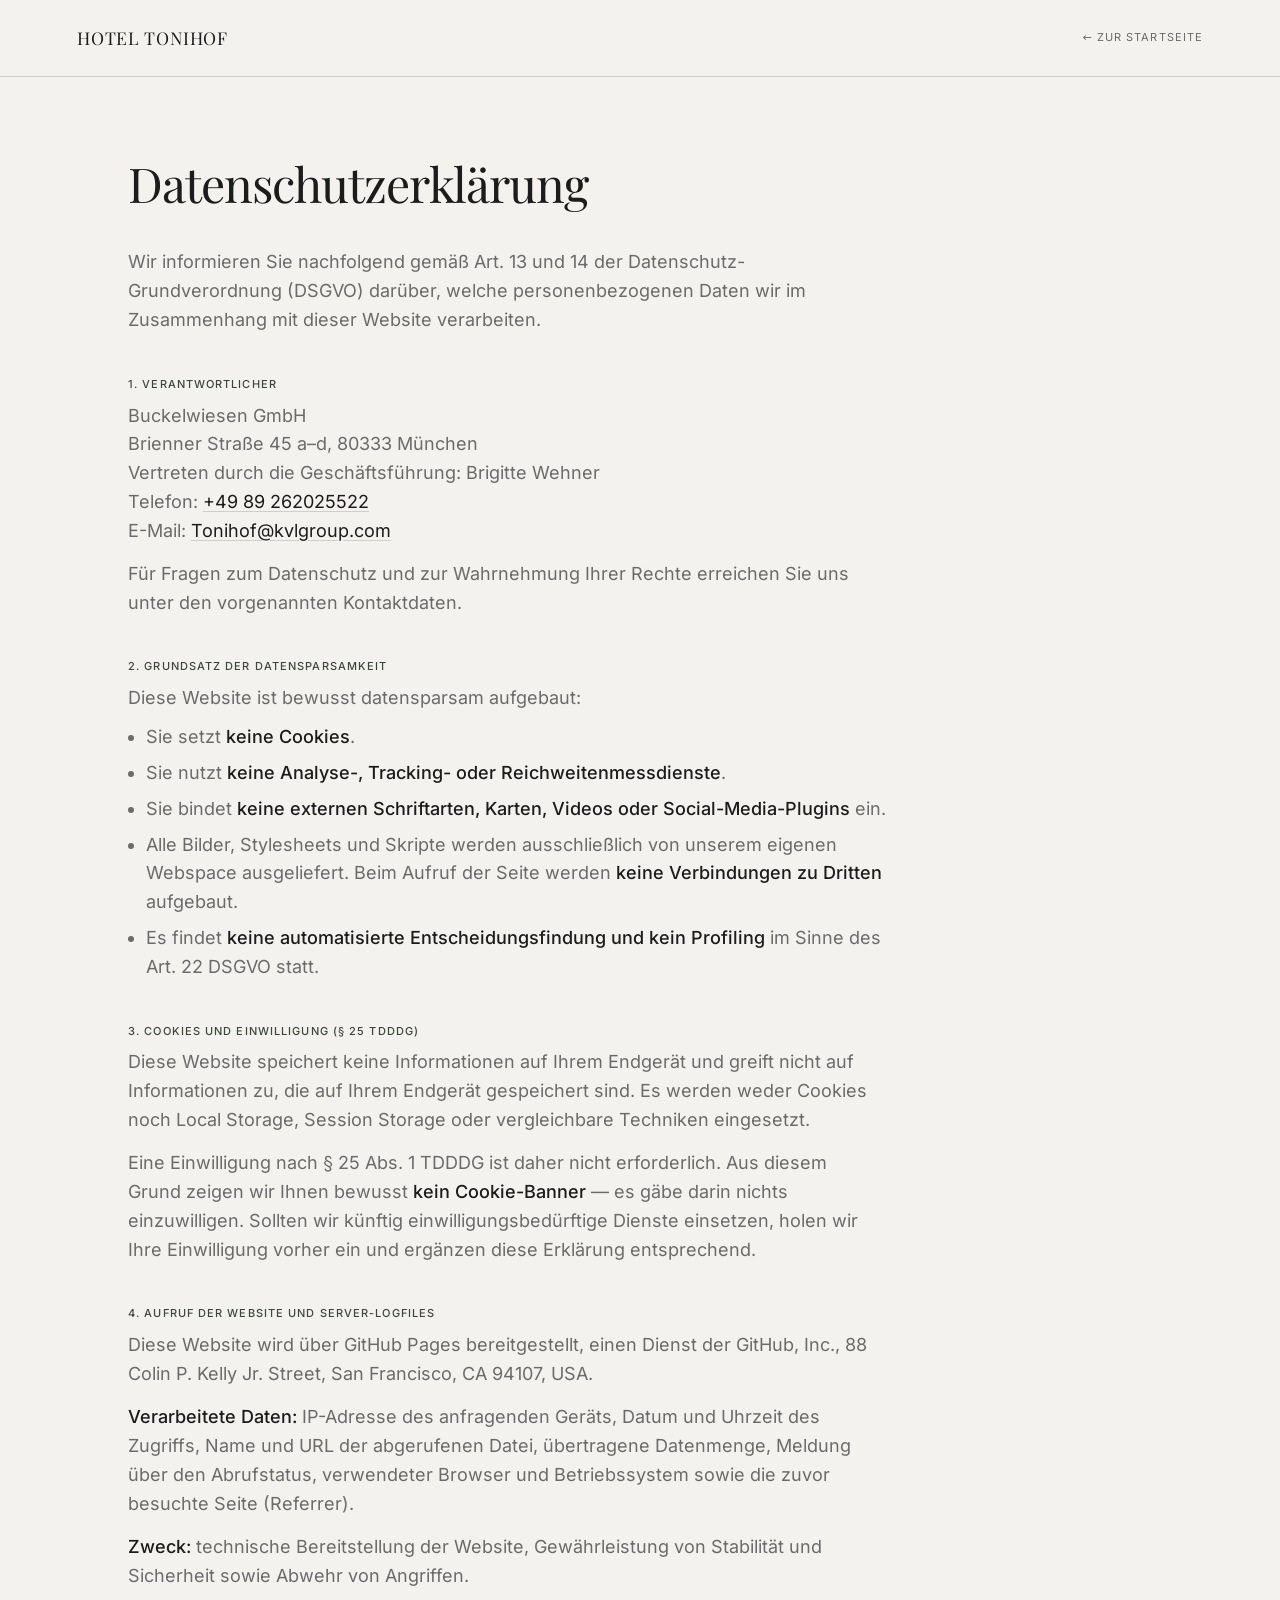
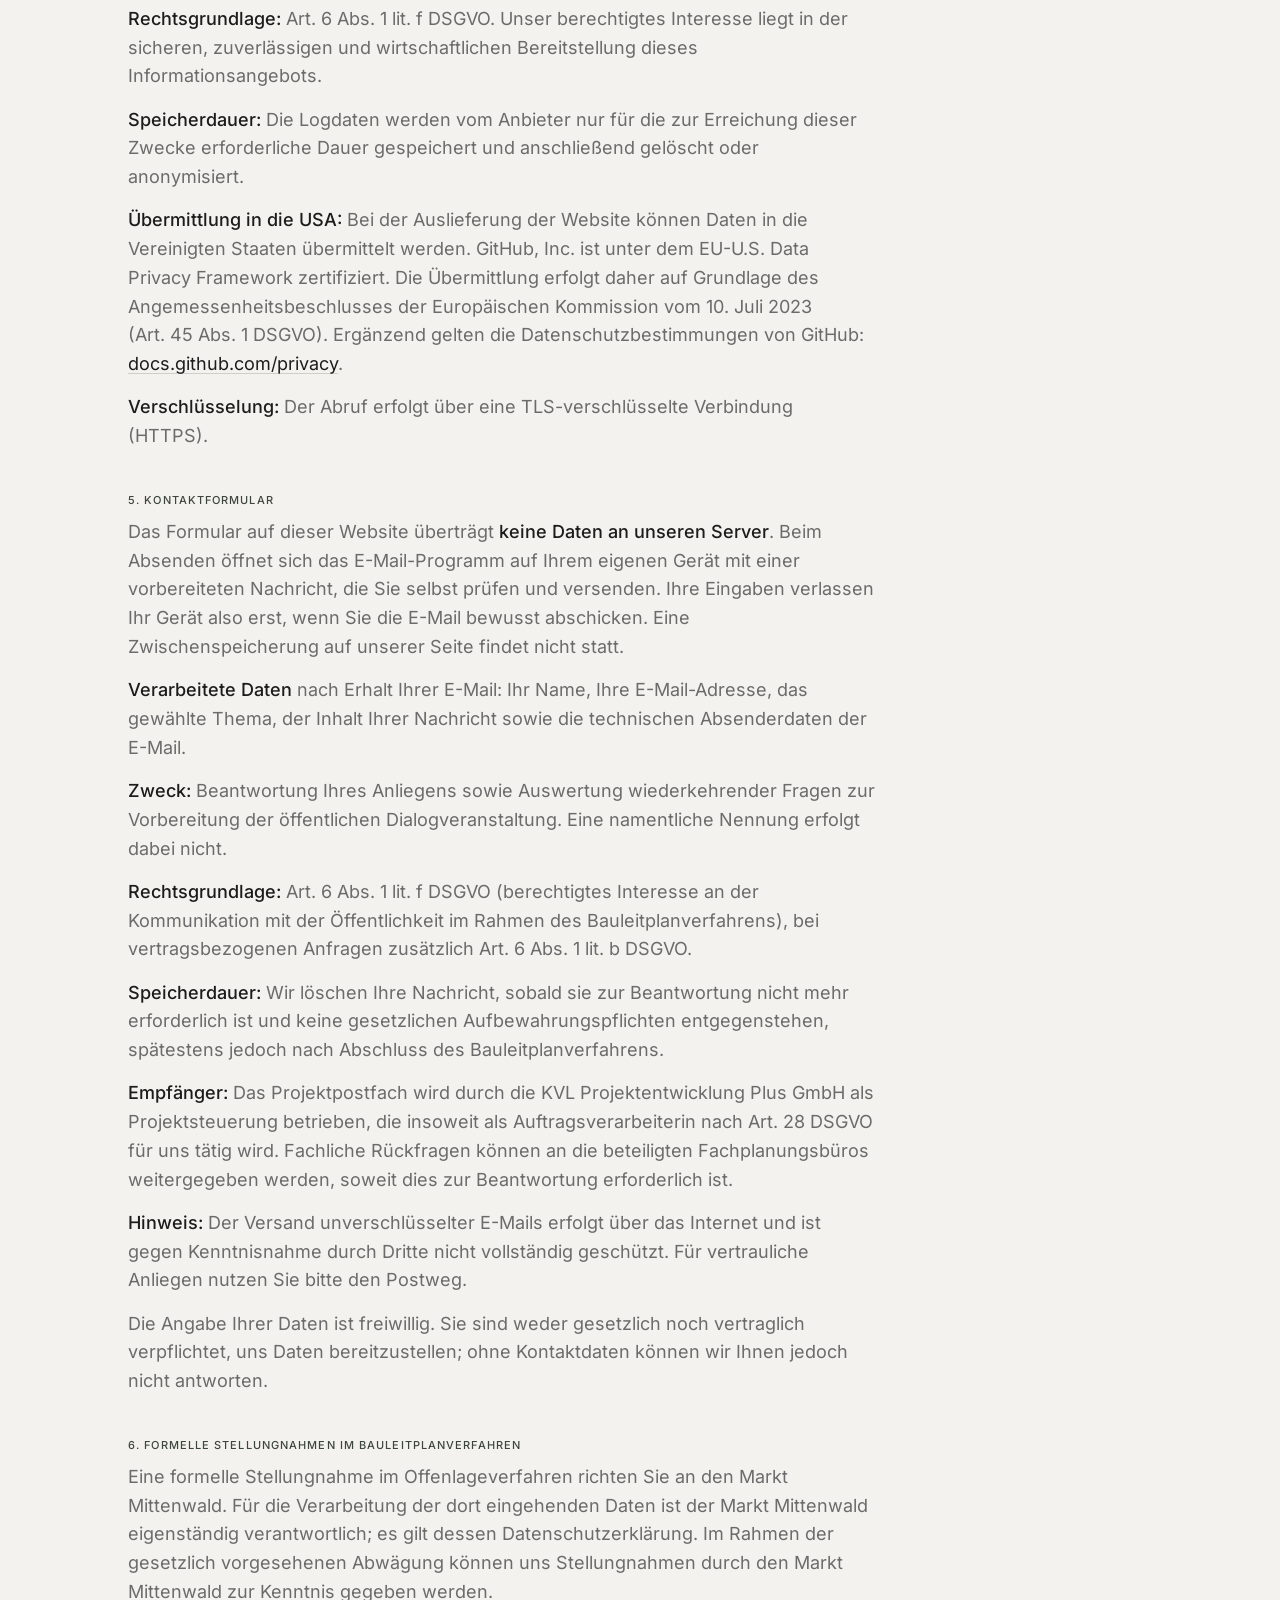
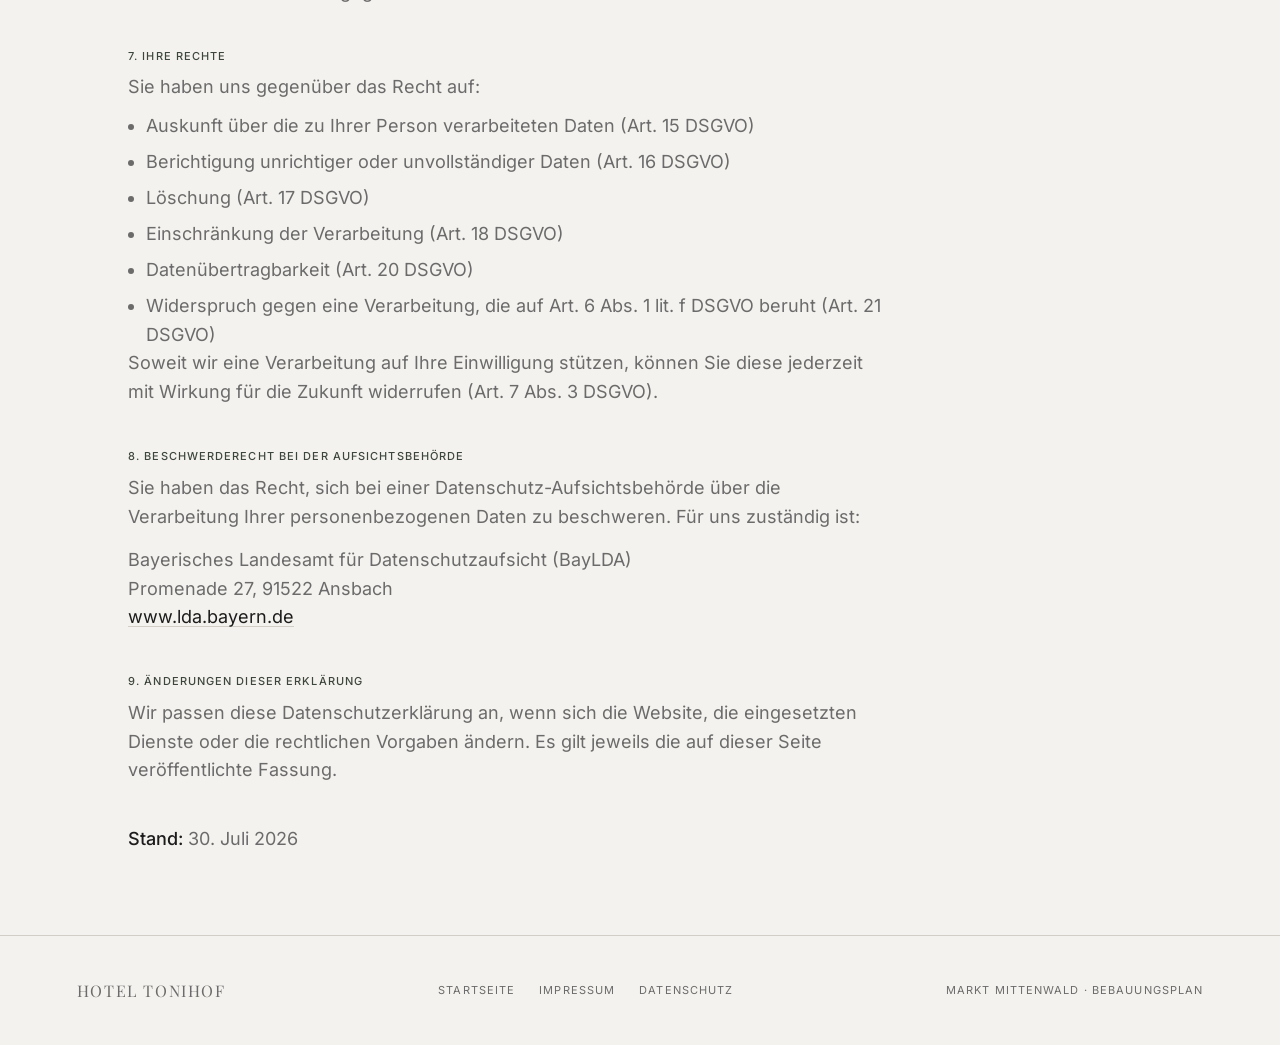
<file: datenschutz.html>
<!doctype html>
<html lang="de">
<head>
<meta charset="utf-8" />
<meta name="viewport" content="width=device-width, initial-scale=1, viewport-fit=cover" />
<title>Datenschutz — Hotel Tonihof</title>
<link rel="canonical" href="https://tonihof-mittenwald.de/datenschutz.html" />
<link rel="icon" type="image/png" href="assets/favicon.png?v=bf2be72d" />
<link rel="apple-touch-icon" href="assets/apple-touch-icon.png?v=b0a8dcaa" />
<meta name="theme-color" content="#F4F2EE" />
<link rel="preload" href="assets/fonts/inter.woff2?v=260c81a4" as="font" type="font/woff2" crossorigin />
<link rel="preload" href="assets/fonts/playfair.woff2?v=ef05b30d" as="font" type="font/woff2" crossorigin />
<link rel="stylesheet" href="styles.css?v=ea11b3d6" />
</head>
<body>
<header class="nav legalnav" style="position:static">
  <div class="nav-in">
    <a class="brand" href="index.html">HOTEL TONIHOF</a>
    <a class="backlink" href="index.html">&larr; Zur Startseite</a>
  </div>
</header>
<main class="shell legal">
<h1>Datenschutzerklärung</h1>

<p>Wir informieren Sie nachfolgend gemäß Art.&nbsp;13 und&nbsp;14 der Datenschutz-Grundverordnung
(DSGVO) darüber, welche personenbezogenen Daten wir im Zusammenhang mit dieser Website
verarbeiten.</p>

<h2>1. Verantwortlicher</h2>
<p>Buckelwiesen GmbH<br />
Brienner Straße 45&nbsp;a–d, 80333 München<br />
Vertreten durch die Geschäftsführung: Brigitte Wehner<br />
Telefon: <a href="tel:+4989262025522">+49 89 262025522</a><br />
E-Mail: <a href="mailto:Tonihof@kvlgroup.com">Tonihof@kvlgroup.com</a></p>
<p>Für Fragen zum Datenschutz und zur Wahrnehmung Ihrer Rechte erreichen Sie uns unter den
vorgenannten Kontaktdaten.</p>

<h2>2. Grundsatz der Datensparsamkeit</h2>
<p>Diese Website ist bewusst datensparsam aufgebaut:</p>
<ul>
  <li>Sie setzt <strong>keine Cookies</strong>.</li>
  <li>Sie nutzt <strong>keine Analyse-, Tracking- oder Reichweitenmessdienste</strong>.</li>
  <li>Sie bindet <strong>keine externen Schriftarten, Karten, Videos oder Social-Media-Plugins</strong> ein.</li>
  <li>Alle Bilder, Stylesheets und Skripte werden ausschließlich von unserem eigenen Webspace
      ausgeliefert. Beim Aufruf der Seite werden <strong>keine Verbindungen zu Dritten</strong>
      aufgebaut.</li>
  <li>Es findet <strong>keine automatisierte Entscheidungsfindung und kein Profiling</strong>
      im Sinne des Art.&nbsp;22 DSGVO statt.</li>
</ul>

<h2>3. Cookies und Einwilligung (§ 25 TDDDG)</h2>
<p>Diese Website speichert keine Informationen auf Ihrem Endgerät und greift nicht auf
Informationen zu, die auf Ihrem Endgerät gespeichert sind. Es werden weder Cookies noch
Local&nbsp;Storage, Session&nbsp;Storage oder vergleichbare Techniken eingesetzt.</p>
<p>Eine Einwilligung nach § 25 Abs.&nbsp;1 TDDDG ist daher nicht erforderlich. Aus diesem Grund
zeigen wir Ihnen bewusst <strong>kein Cookie-Banner</strong> — es gäbe darin nichts einzuwilligen.
Sollten wir künftig einwilligungsbedürftige Dienste einsetzen, holen wir Ihre Einwilligung
vorher ein und ergänzen diese Erklärung entsprechend.</p>

<h2>4. Aufruf der Website und Server-Logfiles</h2>
<p>Diese Website wird über GitHub&nbsp;Pages bereitgestellt, einen Dienst der GitHub,&nbsp;Inc.,
88 Colin P. Kelly Jr. Street, San Francisco, CA&nbsp;94107, USA.</p>
<p><strong>Verarbeitete Daten:</strong> IP-Adresse des anfragenden Geräts, Datum und Uhrzeit des
Zugriffs, Name und URL der abgerufenen Datei, übertragene Datenmenge, Meldung über den
Abrufstatus, verwendeter Browser und Betriebssystem sowie die zuvor besuchte Seite (Referrer).</p>
<p><strong>Zweck:</strong> technische Bereitstellung der Website, Gewährleistung von Stabilität und
Sicherheit sowie Abwehr von Angriffen.</p>
<p><strong>Rechtsgrundlage:</strong> Art.&nbsp;6 Abs.&nbsp;1 lit.&nbsp;f DSGVO. Unser berechtigtes
Interesse liegt in der sicheren, zuverlässigen und wirtschaftlichen Bereitstellung dieses
Informationsangebots.</p>
<p><strong>Speicherdauer:</strong> Die Logdaten werden vom Anbieter nur für die zur Erreichung
dieser Zwecke erforderliche Dauer gespeichert und anschließend gelöscht oder anonymisiert.</p>
<p><strong>Übermittlung in die USA:</strong> Bei der Auslieferung der Website können Daten in die
Vereinigten Staaten übermittelt werden. GitHub,&nbsp;Inc. ist unter dem EU-U.S. Data Privacy
Framework zertifiziert. Die Übermittlung erfolgt daher auf Grundlage des
Angemessenheitsbeschlusses der Europäischen Kommission vom 10.&nbsp;Juli&nbsp;2023
(Art.&nbsp;45 Abs.&nbsp;1 DSGVO). Ergänzend gelten die Datenschutzbestimmungen von GitHub:
<a href="https://docs.github.com/privacy" target="_blank" rel="noopener noreferrer">docs.github.com/privacy</a>.</p>
<p><strong>Verschlüsselung:</strong> Der Abruf erfolgt über eine TLS-verschlüsselte Verbindung
(HTTPS).</p>

<h2>5. Kontaktformular</h2>
<p>Das Formular auf dieser Website überträgt <strong>keine Daten an unseren Server</strong>. Beim
Absenden öffnet sich das E-Mail-Programm auf Ihrem eigenen Gerät mit einer vorbereiteten
Nachricht, die Sie selbst prüfen und versenden. Ihre Eingaben verlassen Ihr Gerät also erst,
wenn Sie die E-Mail bewusst abschicken. Eine Zwischenspeicherung auf unserer Seite findet nicht
statt.</p>
<p><strong>Verarbeitete Daten</strong> nach Erhalt Ihrer E-Mail: Ihr Name, Ihre E-Mail-Adresse,
das gewählte Thema, der Inhalt Ihrer Nachricht sowie die technischen Absenderdaten der E-Mail.</p>
<p><strong>Zweck:</strong> Beantwortung Ihres Anliegens sowie Auswertung wiederkehrender Fragen zur
Vorbereitung der öffentlichen Dialogveranstaltung. Eine namentliche Nennung erfolgt dabei
nicht.</p>
<p><strong>Rechtsgrundlage:</strong> Art.&nbsp;6 Abs.&nbsp;1 lit.&nbsp;f DSGVO (berechtigtes
Interesse an der Kommunikation mit der Öffentlichkeit im Rahmen des Bauleitplanverfahrens),
bei vertragsbezogenen Anfragen zusätzlich Art.&nbsp;6 Abs.&nbsp;1 lit.&nbsp;b DSGVO.</p>
<p><strong>Speicherdauer:</strong> Wir löschen Ihre Nachricht, sobald sie zur Beantwortung nicht
mehr erforderlich ist und keine gesetzlichen Aufbewahrungspflichten entgegenstehen, spätestens
jedoch nach Abschluss des Bauleitplanverfahrens.</p>
<p><strong>Empfänger:</strong> Das Projektpostfach wird durch die KVL Projektentwicklung Plus GmbH
als Projektsteuerung betrieben, die insoweit als Auftragsverarbeiterin nach Art.&nbsp;28 DSGVO
für uns tätig wird. Fachliche Rückfragen können an die beteiligten Fachplanungsbüros weitergegeben
werden, soweit dies zur Beantwortung erforderlich ist.</p>
<p><strong>Hinweis:</strong> Der Versand unverschlüsselter E-Mails erfolgt über das Internet und
ist gegen Kenntnisnahme durch Dritte nicht vollständig geschützt. Für vertrauliche Anliegen
nutzen Sie bitte den Postweg.</p>
<p>Die Angabe Ihrer Daten ist freiwillig. Sie sind weder gesetzlich noch vertraglich
verpflichtet, uns Daten bereitzustellen; ohne Kontaktdaten können wir Ihnen jedoch nicht
antworten.</p>

<h2>6. Formelle Stellungnahmen im Bauleitplanverfahren</h2>
<p>Eine formelle Stellungnahme im Offenlageverfahren richten Sie an den Markt Mittenwald. Für die
Verarbeitung der dort eingehenden Daten ist der Markt Mittenwald eigenständig verantwortlich;
es gilt dessen Datenschutzerklärung. Im Rahmen der gesetzlich vorgesehenen Abwägung können uns
Stellungnahmen durch den Markt Mittenwald zur Kenntnis gegeben werden.</p>

<h2>7. Ihre Rechte</h2>
<p>Sie haben uns gegenüber das Recht auf:</p>
<ul>
  <li>Auskunft über die zu Ihrer Person verarbeiteten Daten (Art.&nbsp;15 DSGVO)</li>
  <li>Berichtigung unrichtiger oder unvollständiger Daten (Art.&nbsp;16 DSGVO)</li>
  <li>Löschung (Art.&nbsp;17 DSGVO)</li>
  <li>Einschränkung der Verarbeitung (Art.&nbsp;18 DSGVO)</li>
  <li>Datenübertragbarkeit (Art.&nbsp;20 DSGVO)</li>
  <li>Widerspruch gegen eine Verarbeitung, die auf Art.&nbsp;6 Abs.&nbsp;1 lit.&nbsp;f DSGVO
      beruht (Art.&nbsp;21 DSGVO)</li>
</ul>
<p>Soweit wir eine Verarbeitung auf Ihre Einwilligung stützen, können Sie diese jederzeit mit
Wirkung für die Zukunft widerrufen (Art.&nbsp;7 Abs.&nbsp;3 DSGVO).</p>

<h2>8. Beschwerderecht bei der Aufsichtsbehörde</h2>
<p>Sie haben das Recht, sich bei einer Datenschutz-Aufsichtsbehörde über die Verarbeitung Ihrer
personenbezogenen Daten zu beschweren. Für uns zuständig ist:</p>
<p>Bayerisches Landesamt für Datenschutzaufsicht (BayLDA)<br />
Promenade 27, 91522 Ansbach<br />
<a href="https://www.lda.bayern.de" target="_blank" rel="noopener noreferrer">www.lda.bayern.de</a></p>

<h2>9. Änderungen dieser Erklärung</h2>
<p>Wir passen diese Datenschutzerklärung an, wenn sich die Website, die eingesetzten Dienste oder
die rechtlichen Vorgaben ändern. Es gilt jeweils die auf dieser Seite veröffentlichte Fassung.</p>

<p style="margin-top:2.5rem"><strong>Stand:</strong> 30.&nbsp;Juli 2026</p>
</main>
<footer class="foot">
  <div class="shell-wide">
    <div class="foot-in">
      <a class="brand" href="index.html">HOTEL TONIHOF</a>
      <div class="foot-nav">
        <a href="index.html">Startseite</a>
        <a href="impressum.html">Impressum</a>
        <a href="datenschutz.html">Datenschutz</a>
      </div>
      <span>Markt Mittenwald · Bebauungsplan</span>
    </div>
  </div>
</footer>
</body>
</html>
</file>
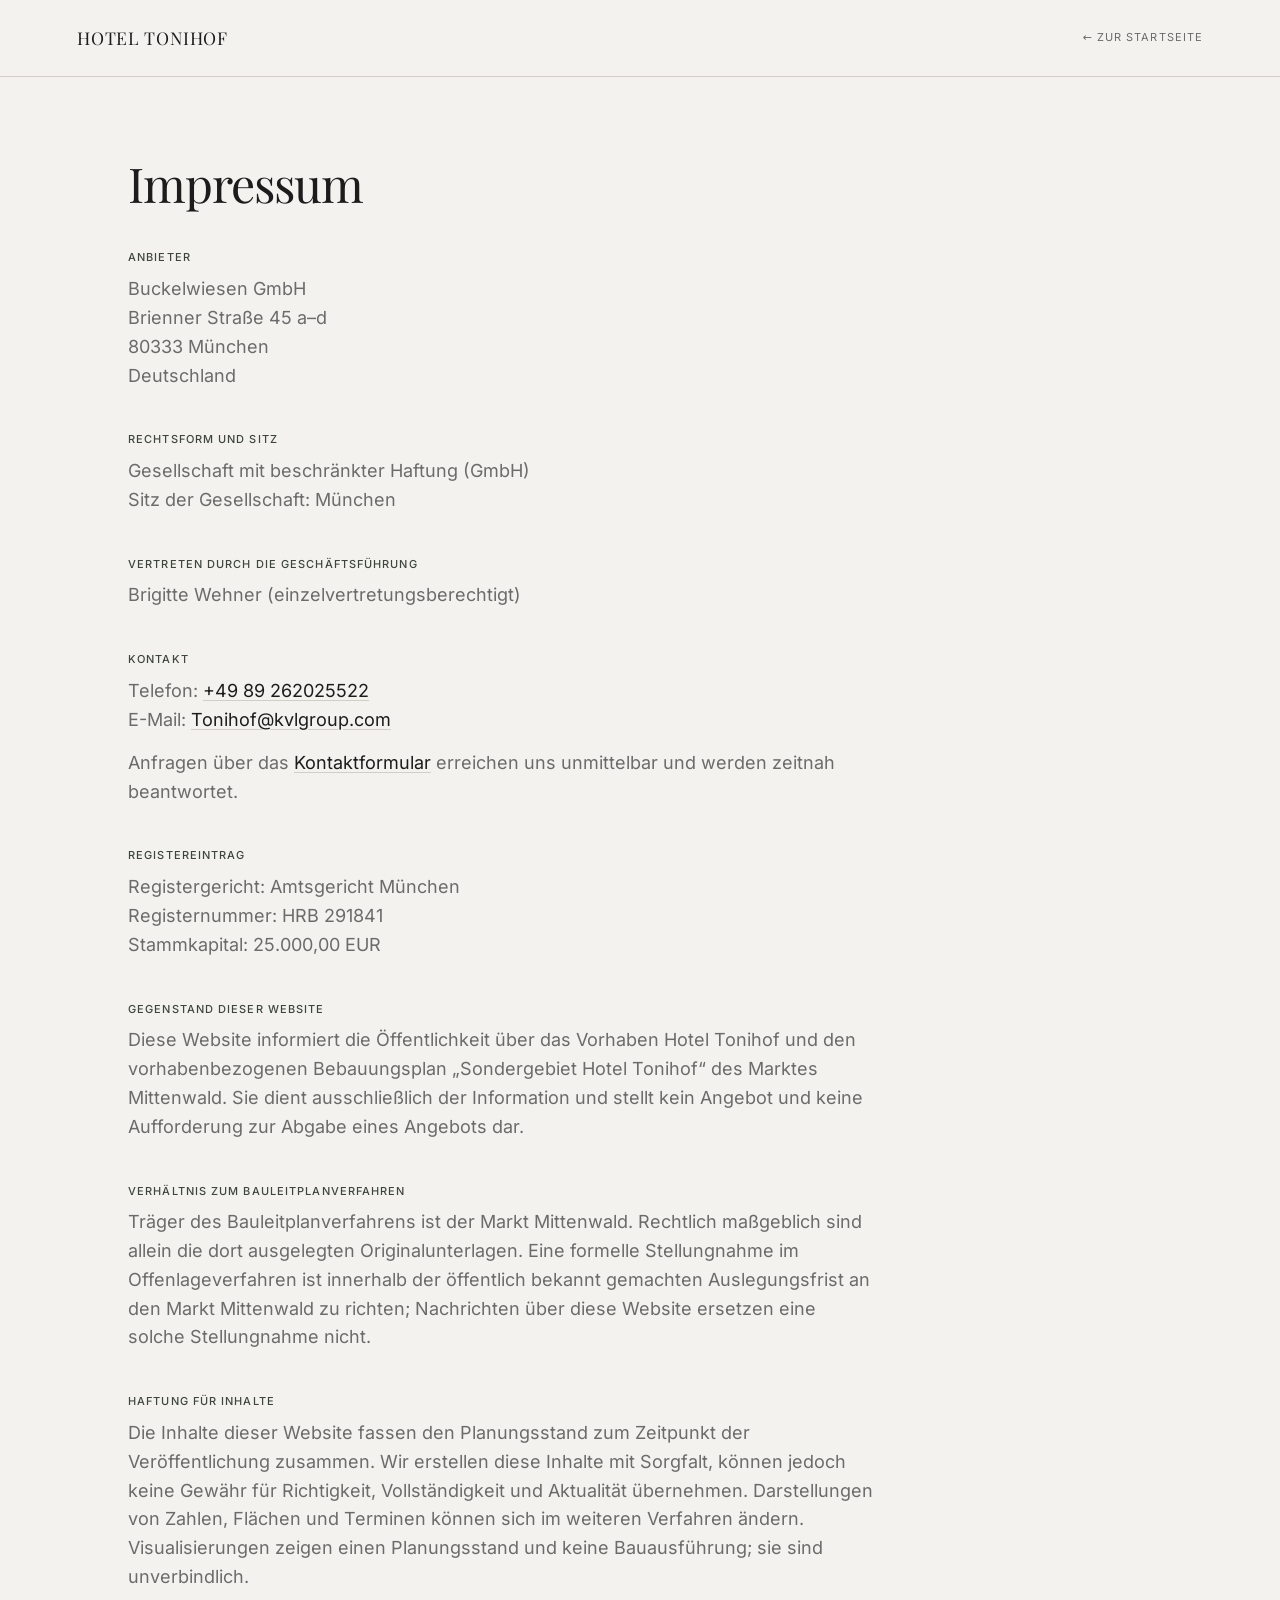
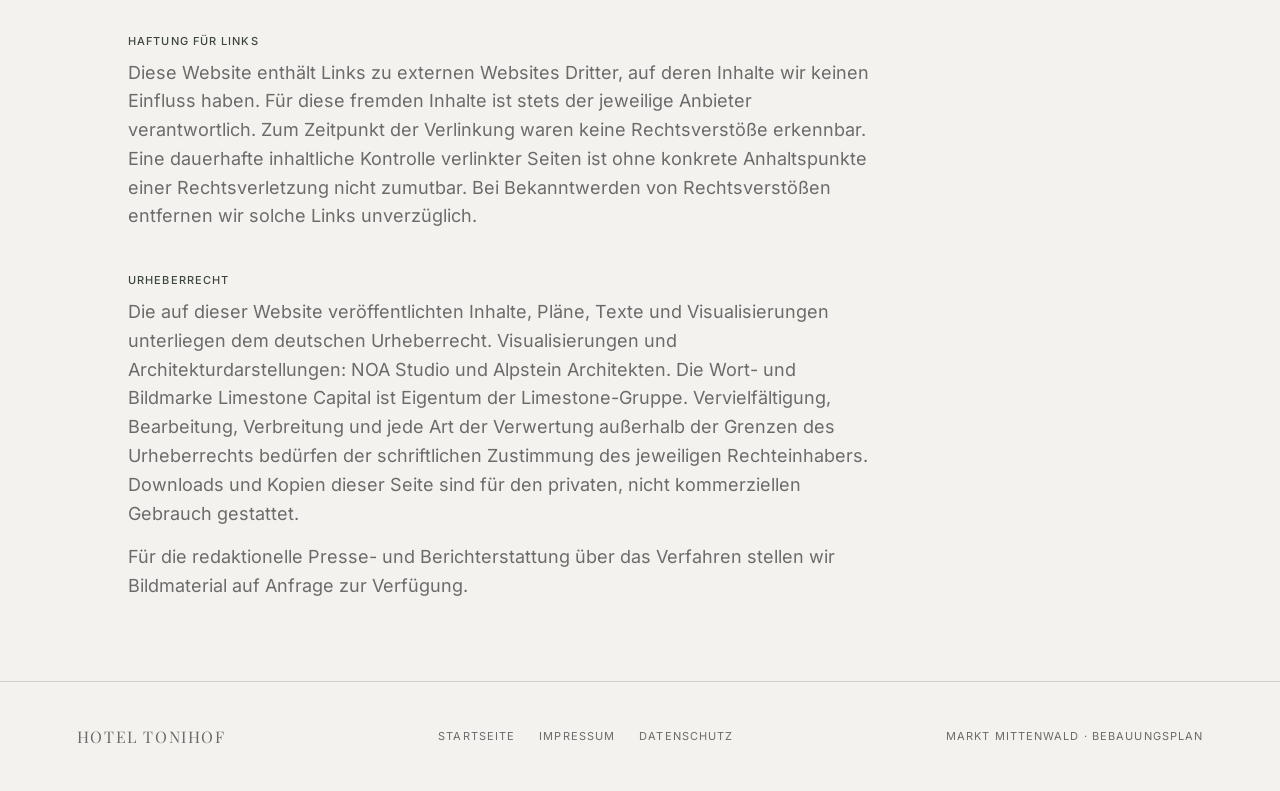
<file: impressum.html>
<!doctype html>
<html lang="de">
<head>
<meta charset="utf-8" />
<meta name="viewport" content="width=device-width, initial-scale=1, viewport-fit=cover" />
<title>Impressum — Hotel Tonihof</title>
<link rel="canonical" href="https://tonihof-mittenwald.de/impressum.html" />
<link rel="icon" type="image/png" href="assets/favicon.png?v=bf2be72d" />
<link rel="apple-touch-icon" href="assets/apple-touch-icon.png?v=b0a8dcaa" />
<meta name="theme-color" content="#F4F2EE" />
<link rel="preload" href="assets/fonts/inter.woff2?v=260c81a4" as="font" type="font/woff2" crossorigin />
<link rel="preload" href="assets/fonts/playfair.woff2?v=ef05b30d" as="font" type="font/woff2" crossorigin />
<link rel="stylesheet" href="styles.css?v=ea11b3d6" />
</head>
<body>
<header class="nav legalnav" style="position:static">
  <div class="nav-in">
    <a class="brand" href="index.html">HOTEL TONIHOF</a>
    <a class="backlink" href="index.html">&larr; Zur Startseite</a>
  </div>
</header>
<main class="shell legal">
<h1>Impressum</h1>

<h2>Anbieter</h2>
<p>Buckelwiesen GmbH<br />
Brienner Straße 45&nbsp;a–d<br />
80333 München<br />
Deutschland</p>

<h2>Rechtsform und Sitz</h2>
<p>Gesellschaft mit beschränkter Haftung (GmbH)<br />
Sitz der Gesellschaft: München</p>

<h2>Vertreten durch die Geschäftsführung</h2>
<p>Brigitte Wehner (einzelvertretungsberechtigt)</p>

<h2>Kontakt</h2>
<p>Telefon: <a href="tel:+4989262025522">+49 89 262025522</a><br />
E-Mail: <a href="mailto:Tonihof@kvlgroup.com">Tonihof@kvlgroup.com</a></p>
<p>Anfragen über das <a href="index.html#kontakt">Kontaktformular</a> erreichen uns unmittelbar
und werden zeitnah beantwortet.</p>

<h2>Registereintrag</h2>
<p>Registergericht: Amtsgericht München<br />
Registernummer: HRB&nbsp;291841<br />
Stammkapital: 25.000,00&nbsp;EUR</p>

<h2>Gegenstand dieser Website</h2>
<p>Diese Website informiert die Öffentlichkeit über das Vorhaben Hotel Tonihof und den
vorhabenbezogenen Bebauungsplan „Sondergebiet Hotel Tonihof“ des Marktes Mittenwald.
Sie dient ausschließlich der Information und stellt kein Angebot und keine Aufforderung zur
Abgabe eines Angebots dar.</p>

<h2>Verhältnis zum Bauleitplanverfahren</h2>
<p>Träger des Bauleitplanverfahrens ist der Markt Mittenwald. Rechtlich maßgeblich sind allein
die dort ausgelegten Originalunterlagen. Eine formelle Stellungnahme im Offenlageverfahren ist
innerhalb der öffentlich bekannt gemachten Auslegungsfrist an den Markt Mittenwald zu richten;
Nachrichten über diese Website ersetzen eine solche Stellungnahme nicht.</p>

<h2>Haftung für Inhalte</h2>
<p>Die Inhalte dieser Website fassen den Planungsstand zum Zeitpunkt der Veröffentlichung
zusammen. Wir erstellen diese Inhalte mit Sorgfalt, können jedoch keine Gewähr für Richtigkeit,
Vollständigkeit und Aktualität übernehmen. Darstellungen von Zahlen, Flächen und Terminen können
sich im weiteren Verfahren ändern. Visualisierungen zeigen einen Planungsstand und keine
Bauausführung; sie sind unverbindlich.</p>

<h2>Haftung für Links</h2>
<p>Diese Website enthält Links zu externen Websites Dritter, auf deren Inhalte wir keinen Einfluss
haben. Für diese fremden Inhalte ist stets der jeweilige Anbieter verantwortlich. Zum Zeitpunkt
der Verlinkung waren keine Rechtsverstöße erkennbar. Eine dauerhafte inhaltliche Kontrolle
verlinkter Seiten ist ohne konkrete Anhaltspunkte einer Rechtsverletzung nicht zumutbar. Bei
Bekanntwerden von Rechtsverstößen entfernen wir solche Links unverzüglich.</p>

<h2>Urheberrecht</h2>
<p>Die auf dieser Website veröffentlichten Inhalte, Pläne, Texte und Visualisierungen unterliegen
dem deutschen Urheberrecht. Visualisierungen und Architekturdarstellungen:
NOA&nbsp;Studio und Alpstein Architekten. Die Wort- und Bildmarke Limestone Capital ist
Eigentum der Limestone-Gruppe. Vervielfältigung, Bearbeitung, Verbreitung und jede Art der
Verwertung außerhalb der Grenzen des Urheberrechts bedürfen der schriftlichen Zustimmung des
jeweiligen Rechteinhabers. Downloads und Kopien dieser Seite sind für den privaten,
nicht kommerziellen Gebrauch gestattet.</p>
<p>Für die redaktionelle Presse- und Berichterstattung über das Verfahren stellen wir
Bildmaterial auf Anfrage zur Verfügung.</p>
</main>
<footer class="foot">
  <div class="shell-wide">
    <div class="foot-in">
      <a class="brand" href="index.html">HOTEL TONIHOF</a>
      <div class="foot-nav">
        <a href="index.html">Startseite</a>
        <a href="impressum.html">Impressum</a>
        <a href="datenschutz.html">Datenschutz</a>
      </div>
      <span>Markt Mittenwald · Bebauungsplan</span>
    </div>
  </div>
</footer>
</body>
</html>
</file>
<file: styles.css>
@font-face{font-family:'Inter';font-style:normal;font-weight:100 900;font-display:swap;src:url(assets/fonts/inter.woff2?v=260c81a4) format('woff2');}
@font-face{font-family:'Playfair Display';font-style:normal;font-weight:400 900;font-display:swap;src:url(assets/fonts/playfair.woff2?v=ef05b30d) format('woff2');}

:root {
  /* warm Karwendel materials */
  --chalk:  #F4F2EE;
  --slate:  #1C1C1C;
  --fossil: #D1CEC7;
  --pine:   #3D463D;
  --muted:  #6B6B6B;

  --bg: var(--chalk);
  --fg: var(--slate);
  --rule: var(--fossil);
  --accent: var(--pine);
  --soft: var(--muted);
  --surface: #FBFAF8;
  --logo-invert: 0;

  --serif: "Playfair Display", "Iowan Old Style", Palatino, Georgia, serif;
  --sans:  "Inter", system-ui, -apple-system, "Segoe UI", Helvetica, Arial, sans-serif;

  --content: 1280px;
  --pad: clamp(1.5rem, 10vw, 12rem);
  --pad-tight: clamp(1.5rem, 6vw, 6rem);
  --ease: cubic-bezier(0.16, 1, 0.3, 1);

  --band: clamp(5rem, 14vh, 11rem);   /* vertical air between sections */
}

@media (prefers-color-scheme: dark) {
  :root {
    --bg: #131311; --fg: #EDEAE4; --rule: #34332F; --accent: #9DB09B;
    --soft: #9A968E; --surface: #1A1A18; --logo-invert: 1;
  }
}
:root[data-theme="dark"] {
  --bg: #131311; --fg: #EDEAE4; --rule: #34332F; --accent: #9DB09B;
  --soft: #9A968E; --surface: #1A1A18; --logo-invert: 1;
}
:root[data-theme="light"] {
  --bg: var(--chalk); --fg: var(--slate); --rule: var(--fossil);
  --accent: var(--pine); --soft: var(--muted); --surface: #FBFAF8; --logo-invert: 0;
}

* { box-sizing: border-box; }

html {
  -webkit-text-size-adjust: 100%; text-size-adjust: 100%;
  scroll-behavior: smooth;
}
@media (prefers-reduced-motion: reduce) { html { scroll-behavior: auto; } }

body {
  margin: 0; background: var(--bg); color: var(--fg);
  font-family: var(--sans); font-size: 1.125rem; line-height: 1.6;
  font-weight: 400; -webkit-font-smoothing: antialiased;
  overflow-x: hidden;
}

h1, h2, h3, .serif { font-family: var(--serif); font-weight: 400; margin: 0; }
h1, h2 { letter-spacing: -0.02em; line-height: 1.05; text-wrap: balance; }
p { margin: 0; }
img { max-width: 100%; display: block; }

h1, h2, h3, p, li, dd, dt, figcaption {
  overflow-wrap: break-word; hyphens: auto; -webkit-hyphens: auto;
}

.shell { max-width: var(--content); margin-inline: auto; padding-inline: var(--pad); }
.shell-wide { max-width: 1600px; margin-inline: auto; padding-inline: var(--pad-tight); }

.eyebrow {
  font-family: var(--sans); font-size: 0.6875rem; font-weight: 500;
  text-transform: uppercase; letter-spacing: 0.1em; color: var(--accent);
}
.eyebrow-quiet { color: var(--soft); }

.lede { color: var(--soft); font-size: 1.125rem; line-height: 1.7; }

/* framed rule — stops short of both edges */
.rule { border: 0; border-top: 1px solid var(--rule); margin: 0 5vw; }

a { color: inherit; }
.ulink {
  color: var(--fg); text-decoration: none; position: relative;
  display: inline-block; padding-bottom: 2px;
}
.ulink::after {
  content: ""; position: absolute; left: 0; bottom: 0; height: 1px; width: 0;
  background: var(--accent); transition: width .5s var(--ease);
}
.ulink:hover::after, .ulink:focus-visible::after { width: 100%; }

/* anchor targets clear the fixed nav */
section[id], header[id] { scroll-margin-top: 92px; }

/* ---------------- 0. NAV ---------------- */
.nav {
  position: fixed; inset: 0 0 auto 0; z-index: 60;
  transition: background .4s var(--ease), backdrop-filter .4s var(--ease), border-color .4s var(--ease);
  background: transparent; border-bottom: 1px solid transparent;
}
.nav-in {
  max-width: 1600px; margin-inline: auto; padding: 0 var(--pad-tight);
  display: flex; align-items: center; justify-content: space-between;
  min-height: 76px; gap: 2rem;
}
.nav[data-stuck="true"] {
  background: rgba(244, 242, 238, .72);
  backdrop-filter: blur(12px); -webkit-backdrop-filter: blur(12px);
  border-bottom-color: var(--rule);
}
@media (prefers-color-scheme: dark) { .nav[data-stuck="true"] { background: rgba(19,19,17,.72); } }
:root[data-theme="dark"] .nav[data-stuck="true"] { background: rgba(19,19,17,.72); }
:root[data-theme="light"] .nav[data-stuck="true"] { background: rgba(244,242,238,.72); }

.brand {
  font-family: var(--serif); font-size: 1.1rem; letter-spacing: 0.05em;
  text-decoration: none; color: var(--fg); white-space: nowrap;
}
.nav[data-over-hero="true"] .brand,
.nav[data-over-hero="true"] .burger { color: #F4F2EE; }

.nav-links { display: none; gap: clamp(1rem, 2.1vw, 2rem); align-items: center; }
@media (min-width: 1000px) { .nav-links { display: flex; } }
.nav-links a {
  font-size: 0.75rem; text-transform: uppercase; letter-spacing: 0.1em;
  color: var(--soft); text-decoration: none; position: relative;
  padding: 0.4rem 0; white-space: nowrap; transition: color .3s var(--ease);
}
.nav[data-over-hero="true"] .nav-links a { color: rgba(244,242,238,.82); }
.nav-links a::after {
  content: ""; position: absolute; left: 0; bottom: 0; height: 1px; width: 0;
  background: var(--accent); transition: width .45s var(--ease);
}
.nav[data-over-hero="true"] .nav-links a::after { background: #F4F2EE; }
.nav-links a:hover, .nav-links a:focus-visible,
.nav-links a[aria-current="true"] { color: var(--accent); }
.nav[data-over-hero="true"] .nav-links a:hover,
.nav[data-over-hero="true"] .nav-links a[aria-current="true"] { color: #fff; }
.nav-links a:hover::after, .nav-links a:focus-visible::after,
.nav-links a[aria-current="true"]::after { width: 100%; }

.burger {
  display: inline-flex; flex-direction: column; justify-content: center; align-items: flex-end;
  gap: 6px; width: 44px; height: 44px; margin-right: -0.4rem;
  background: none; border: 0; padding: 0; cursor: pointer; color: var(--fg); z-index: 70;
}
@media (min-width: 1000px) { .burger { display: none; } }
.burger span { display: block; width: 22px; height: 1px; background: currentColor; transition: transform .5s var(--ease), opacity .3s var(--ease); }
.burger[aria-expanded="true"] { color: var(--fg); }
.burger[aria-expanded="true"] span:nth-child(1) { transform: translateY(7px) rotate(45deg); }
.burger[aria-expanded="true"] span:nth-child(2) { opacity: 0; }
.burger[aria-expanded="true"] span:nth-child(3) { transform: translateY(-7px) rotate(-45deg); }
.burger:focus-visible { outline: 1px solid var(--accent); outline-offset: 4px; }

.overlay {
  position: fixed; inset: 0; z-index: 65; background: var(--bg);
  display: flex; flex-direction: column; align-items: center; justify-content: center;
  gap: clamp(1rem, 3.2vh, 1.9rem);
  opacity: 0; visibility: hidden; transition: opacity .5s var(--ease), visibility .5s var(--ease);
}
.overlay[data-open="true"] { opacity: 1; visibility: visible; }
.overlay a {
  font-family: var(--serif); font-size: clamp(1.5rem, 6vw, 2.25rem);
  color: var(--fg); text-decoration: none; letter-spacing: -0.01em;
  opacity: 0; transform: translateY(14px);
  transition: opacity .6s var(--ease), transform .6s var(--ease), color .3s var(--ease);
}
.overlay[data-open="true"] a { opacity: 1; transform: none; }
.overlay a:hover, .overlay a:focus-visible { color: var(--accent); }
body.locked { overflow: hidden; }

/* ---------------- I. HERO ---------------- */
.hero { position: relative; min-height: 100vh; min-height: 100svh; overflow: hidden; display: flex; flex-direction: column; justify-content: flex-end; }
.hero-media { position: absolute; inset: 0; overflow: hidden; }
.hero-media img {
  width: 100%; height: 100%; object-fit: cover; object-position: center 58%;
  filter: saturate(.92) sepia(.06) contrast(1.02);
  animation: kenburns 18s var(--ease) infinite alternate;
}
@keyframes kenburns { from { transform: scale(1); } to { transform: scale(1.04); } }
@media (prefers-reduced-motion: reduce) { .hero-media img { animation: none; } }
.hero::after {
  content: ""; position: absolute; inset: 0; pointer-events: none;
  background: linear-gradient(to bottom, rgba(28,28,28,.30) 0%, rgba(28,28,28,0) 32%, rgba(28,28,28,.15) 62%, rgba(28,28,28,.72) 100%);
}
.hero-body { position: relative; z-index: 2; padding-bottom: clamp(2rem, 5vh, 3.5rem); padding-top: 8rem; }
.hero-body .eyebrow { color: rgba(244,242,238,.78); }
.hero h1 {
  font-size: clamp(2.5rem, 8vw, 4.5rem); color: #F4F2EE; margin-top: 1.1rem;
}
.hero-sub { color: rgba(244,242,238,.86); font-size: 1.125rem; max-width: 32rem; margin-top: 1.25rem; }

.hero-foot {
  position: relative; z-index: 2;
  border-top: 1px solid rgba(244,242,238,.28);
  margin-top: clamp(2.5rem, 7vh, 4.5rem); padding-block: 1.4rem 2rem;
  display: grid; grid-template-columns: 1fr; gap: 1rem;
}
@media (min-width: 760px) { .hero-foot { grid-template-columns: repeat(3, 1fr); gap: 2rem; } }
.hero-foot dt { font-size: 0.6875rem; text-transform: uppercase; letter-spacing: 0.1em; color: rgba(244,242,238,.62); margin-bottom: .4rem; }
.hero-foot dd { margin: 0; font-family: var(--serif); font-size: 1.0625rem; color: #F4F2EE; }
.hero-foot dd a { color: #F4F2EE; text-decoration: none; border-bottom: 1px solid rgba(244,242,238,.45); padding-bottom: 2px; }
.hero-foot dd a:hover { border-bottom-color: #F4F2EE; }

/* ---------------- sections ---------------- */
.band { padding-block: var(--band); }
.band-tight { padding-block: calc(var(--band) * .62); }

/* II. centered statement */
.center-stack { text-align: center; display: flex; flex-direction: column; align-items: center; gap: 1.6rem; }
.center-stack h2 { font-size: clamp(1.9rem, 4.4vw, 3rem); max-width: 20ch; }
.center-stack .lede { max-width: 640px; text-align: left; }
.mini-rule { width: min(40%, 320px); border: 0; border-top: 1px solid var(--rule); margin: .6rem 0; }

.statrow {
  display: grid; grid-template-columns: 1fr; gap: 0;
  border-top: 1px solid var(--rule); border-bottom: 1px solid var(--rule);
  max-width: 900px; margin-inline: auto; width: 100%;
}
@media (min-width: 720px) { .statrow { grid-template-columns: repeat(3, 1fr); } }
.statcell { padding: 2rem 1.5rem; text-align: center; }
@media (min-width: 720px) { .statcell + .statcell { border-left: 1px solid var(--rule); } }
@media (max-width: 719px) { .statcell + .statcell { border-top: 1px solid var(--rule); } }
.statcell b { display: block; font-family: var(--serif); font-weight: 400; font-size: clamp(2.1rem, 5vw, 3rem); line-height: 1; letter-spacing: -0.02em; }
.statcell span { display: block; margin-top: .75rem; font-size: 0.6875rem; text-transform: uppercase; letter-spacing: 0.1em; color: var(--soft); }

/* image bands */
.imgband { margin: 0; }
.imgband picture, .imgband img { width: 100%; }
.imgband img {
  height: clamp(300px, 62vh, 720px); object-fit: cover;
  filter: saturate(.92) sepia(.06) contrast(1.02);
}
.imgband figcaption {
  max-width: 1600px; margin-inline: auto; padding: 1rem var(--pad-tight) 0;
  font-size: 0.6875rem; text-transform: uppercase; letter-spacing: 0.1em; color: var(--soft);
}

/* III. asymmetric */
.asym { display: grid; grid-template-columns: 1fr; gap: clamp(2.5rem, 5vw, 4.5rem); align-items: start; }
@media (min-width: 940px) { .asym { grid-template-columns: 55fr 45fr; } }
.asym-side { display: flex; flex-direction: column; gap: 2.5rem; }
@media (min-width: 940px) { .asym-side { padding-top: 7rem; } }
.asym-side img { width: 100%; height: clamp(200px, 30vh, 300px); object-fit: cover; filter: saturate(.92) sepia(.06) contrast(1.02); }
.pullquote { font-family: var(--serif); font-size: clamp(1.25rem, 2.2vw, 1.6rem); line-height: 1.4; color: var(--fg); }
.pullquote cite { display: block; margin-top: 1rem; font-family: var(--sans); font-style: normal; font-size: 0.6875rem; text-transform: uppercase; letter-spacing: 0.1em; color: var(--soft); }

.ticks { list-style: none; margin: 0; padding: 0; display: flex; flex-direction: column; gap: 1.15rem; }
.ticks li { padding-left: 2.2rem; position: relative; color: var(--soft); }
.ticks li::before { content: ""; position: absolute; left: 0; top: .78em; width: 1.2rem; height: 1px; background: var(--accent); }

/* IV. data rows */
.datarows { border-top: 1px solid var(--rule); max-width: 880px; }
.datarow {
  display: grid; grid-template-columns: 1fr auto; align-items: baseline; gap: 1.5rem;
  padding: 1.6rem 0; border-bottom: 1px solid var(--rule);
}
.datarow span { font-size: 0.6875rem; text-transform: uppercase; letter-spacing: 0.1em; color: var(--soft); }
.datarow b { font-family: var(--serif); font-weight: 400; font-size: clamp(2rem, 4.6vw, 2.9rem); line-height: 1; letter-spacing: -0.02em; }

/* V. three-up */
.threeup { display: grid; grid-template-columns: 1fr; gap: 0; }
@media (min-width: 860px) { .threeup { grid-template-columns: repeat(3, 1fr); gap: clamp(2rem, 4vw, 3.5rem); } }
.upitem { border-top: 1px solid var(--rule); padding-top: 1.6rem; display: flex; flex-direction: column; gap: .9rem; }
@media (max-width: 859px) { .upitem { padding-bottom: 2rem; } }
.upitem svg { width: 30px; height: 30px; stroke: var(--accent); fill: none; stroke-width: 1; }
.upitem h3 { font-size: 1.3rem; }
.upitem p { color: var(--soft); font-size: 1rem; }

/* VI. partner grid */
.partners { display: grid; grid-template-columns: 1fr; gap: 0; border-top: 1px solid var(--rule); }
@media (min-width: 700px) { .partners { grid-template-columns: repeat(2, 1fr); } }
@media (min-width: 1080px) { .partners { grid-template-columns: repeat(3, 1fr); } }
.partner {
  border-bottom: 1px solid var(--rule); padding: 2.2rem clamp(0rem, 2vw, 2rem) 2.2rem 0;
  display: flex; flex-direction: column; gap: .75rem;
}
@media (min-width: 700px) { .partner:nth-child(2n) { padding-left: clamp(1.5rem, 3vw, 2.5rem); border-left: 1px solid var(--rule); } }
@media (min-width: 1080px) {
  .partner:nth-child(2n) { padding-left: 0; border-left: 0; }
  .partner:not(:nth-child(3n+1)) { padding-left: clamp(1.5rem, 3vw, 2.5rem); border-left: 1px solid var(--rule); }
}
.partner-mark { min-height: 60px; display: flex; align-items: center; margin-bottom: .5rem; }
.partner-mark img { max-height: 60px; max-width: 168px; width: auto; height: auto; object-fit: contain; filter: grayscale(1) opacity(.72); transition: filter .5s var(--ease); }
.partner:hover .partner-mark img { filter: grayscale(0) opacity(1); }
/* single-colour artwork: invert it on the dark ground so it stays visible */
.partner-mark img.mono { filter: grayscale(1) opacity(.72) invert(var(--logo-invert)); }
.partner:hover .partner-mark img.mono { filter: opacity(1) invert(var(--logo-invert)); }
/* coloured artwork: flip lightness for the dark theme, then rotate the hue back
   so the brand colour survives instead of turning into its complement */
.partner-mark img.tint {
  filter: grayscale(1) opacity(.72) invert(var(--logo-invert)) hue-rotate(calc(var(--logo-invert) * 180deg));
}
.partner:hover .partner-mark img.tint {
  filter: opacity(1) invert(var(--logo-invert)) hue-rotate(calc(var(--logo-invert) * 180deg));
}
.partner-mark .wordmark-fallback { font-family: var(--serif); font-size: 1.45rem; letter-spacing: -0.01em; }
.partner h3 { font-size: 1.0625rem; font-family: var(--sans); font-weight: 600; letter-spacing: 0; }
.partner .role { font-size: 0.6875rem; text-transform: uppercase; letter-spacing: 0.1em; color: var(--accent); }
.partner p { color: var(--soft); font-size: 0.9375rem; line-height: 1.6; }
.partner .ulink { margin-top: auto; padding-top: .8rem; font-size: 0.6875rem; text-transform: uppercase; letter-spacing: 0.1em; color: var(--soft); }

/* accordion */
.acc { border-top: 1px solid var(--rule); max-width: 900px; }
.acc details { border-bottom: 1px solid var(--rule); }
.acc summary {
  cursor: pointer; list-style: none; padding: 1.4rem 0;
  display: flex; align-items: center; justify-content: space-between; gap: 1.5rem;
  font-family: var(--serif); font-size: 1.25rem;
}
.acc summary::-webkit-details-marker { display: none; }
.acc summary::after { content: "+"; font-family: var(--sans); font-size: 1.25rem; color: var(--accent); transition: transform .4s var(--ease); }
.acc details[open] summary::after { transform: rotate(45deg); }
.acc .accbody { padding-bottom: 1.6rem; display: flex; flex-direction: column; gap: .9rem; color: var(--soft); max-width: 62ch; }
.acc .accbody .meta { font-size: 0.6875rem; text-transform: uppercase; letter-spacing: 0.1em; color: var(--accent); }

/* VII. timeline */
.tl { position: relative; padding-left: 2.6rem; max-width: 820px; }
.tl::before { content: ""; position: absolute; left: 4px; top: .55rem; bottom: .55rem; width: 1px; background: var(--rule); }
.tl-item { position: relative; padding-block: 1.5rem; display: grid; grid-template-columns: 1fr; gap: .35rem; }
@media (min-width: 720px) { .tl-item { grid-template-columns: 190px 1fr; gap: 2rem; } }
.tl-item::before {
  content: ""; position: absolute; left: -2.6rem; top: 2rem;
  width: 9px; height: 9px; border-radius: 50%; background: var(--bg);
  border: 1px solid var(--accent); margin-left: 0px;
}
.tl-item[data-now]::before { background: var(--accent); }
.tl-date { font-family: var(--serif); font-size: 1.0625rem; }
.tl-item[data-now] .tl-date { color: var(--accent); }
.tl-text { color: var(--soft); }
.tl-text b { display: block; font-family: var(--sans); font-weight: 500; color: var(--fg); margin-bottom: .25rem; }

/* VIII. contact */
.contact { display: grid; grid-template-columns: 1fr; gap: clamp(2.5rem, 5vw, 5rem); align-items: start; }
@media (min-width: 940px) { .contact { grid-template-columns: 42fr 58fr; } }
.contact h2 { font-size: clamp(1.9rem, 4vw, 2.7rem); }
.maillink { font-family: var(--serif); font-size: clamp(1.15rem, 2.1vw, 1.5rem); margin-top: 1.5rem; display: inline-block; }

.form { display: flex; flex-direction: column; gap: 1.9rem; }
.f2 { display: grid; grid-template-columns: 1fr; gap: 1.9rem; }
@media (min-width: 640px) { .f2 { grid-template-columns: 1fr 1fr; } }
.field { position: relative; display: flex; flex-direction: column; gap: .5rem; }
.field label { font-size: 0.6875rem; text-transform: uppercase; letter-spacing: 0.1em; color: var(--soft); }
.field input, .field select, .field textarea {
  font-family: var(--sans); font-size: 1rem; color: var(--fg);
  background: transparent; border: 0; border-bottom: 1px solid var(--rule);
  border-radius: 0; padding: .65rem 0; width: 100%; min-height: 48px;
  appearance: none; -webkit-appearance: none;
  transition: border-color .4s var(--ease);
}
.field textarea { min-height: 130px; resize: vertical; line-height: 1.6; }
.field select {
  background-image: linear-gradient(45deg, transparent 50%, currentColor 50%), linear-gradient(135deg, currentColor 50%, transparent 50%);
  background-position: calc(100% - 11px) 55%, calc(100% - 6px) 55%;
  background-size: 5px 5px, 5px 5px; background-repeat: no-repeat; padding-right: 2rem;
}
.field input:focus, .field select:focus, .field textarea:focus { outline: none; border-bottom-color: var(--accent); }
.field input:focus-visible, .field select:focus-visible, .field textarea:focus-visible { outline: none; }
.consent { display: flex; gap: .8rem; align-items: flex-start; font-size: .9375rem; color: var(--soft); line-height: 1.55; }
.consent input { width: 1rem; height: 1rem; margin-top: .3rem; flex: none; accent-color: var(--accent); min-height: 0; }
.btn {
  align-self: flex-start; background: none; color: var(--fg);
  border: 1px solid var(--fg); padding: 1.05rem 2.2rem; cursor: pointer;
  font-family: var(--sans); font-size: 0.6875rem; text-transform: uppercase; letter-spacing: 0.1em; font-weight: 500;
  min-height: 52px; transition: background .4s var(--ease), color .4s var(--ease), border-color .4s var(--ease);
}
.btn:hover, .btn:focus-visible { background: var(--accent); border-color: var(--accent); color: #F4F2EE; }
@media (max-width: 520px) { .btn { width: 100%; } }
.status { font-size: .9375rem; color: var(--accent); min-height: 1.4em; }
.formnote { font-size: .9375rem; color: var(--soft); max-width: 52ch; }

/* footer */
.foot { border-top: 1px solid var(--rule); padding-block: 2.6rem; }
.foot-in { display: flex; flex-wrap: wrap; align-items: center; justify-content: space-between; gap: 1.5rem 2rem; }
.foot-nav { display: flex; flex-wrap: wrap; gap: 1.5rem; }
.foot a, .foot span { font-size: 0.6875rem; text-transform: uppercase; letter-spacing: 0.1em; color: var(--soft); text-decoration: none; }
.foot a:hover { color: var(--accent); }
.foot .brand { font-size: 1rem; }
.foot-fine { color: var(--soft); font-size: 0.6875rem; letter-spacing: .02em; line-height: 1.9; margin-top: 2rem; max-width: 80ch; text-transform: none; }

/* reveal */
.rv > * { opacity: 0; transform: translateY(24px); transition: opacity .8s var(--ease), transform .8s var(--ease); }
.rv.in > * { opacity: 1; transform: none; }
@media (prefers-reduced-motion: reduce) {
  .rv > * { opacity: 1; transform: none; transition: none; }
  .overlay a { opacity: 1; transform: none; }
  * { animation-duration: .01ms !important; }
}

/* view cursor */
.viewcursor {
  position: fixed; top: 0; left: 0; width: 46px; height: 46px; border-radius: 50%;
  border: 1px solid #fff; color: #fff; mix-blend-mode: difference;
  display: flex; align-items: center; justify-content: center;
  font-family: var(--serif); font-size: .75rem; letter-spacing: .04em;
  pointer-events: none; z-index: 90; opacity: 0;
  transform: translate(-50%, -50%) scale(.6);
  transition: opacity .35s var(--ease), transform .35s var(--ease);
}
.viewcursor[data-on="true"] { opacity: 1; transform: translate(-50%, -50%) scale(1); }
@media (hover: none), (pointer: coarse) { .viewcursor { display: none; } }

/* ---------- legal pages ---------- */
.legalnav { border-bottom: 1px solid var(--rule); }
.legalnav .nav-in { min-height: 76px; }
.legal { padding-block: clamp(3rem, 9vh, 6rem); }
.legal h1 { font-family: var(--serif); font-size: clamp(2rem, 5vw, 3rem); letter-spacing: -0.02em; margin-bottom: 2.5rem; }
.legal h2 { font-family: var(--sans); font-size: 0.6875rem; font-weight: 500; text-transform: uppercase;
            letter-spacing: 0.1em; color: var(--accent); margin-top: 2.75rem; margin-bottom: .7rem; }
.legal p, .legal li { max-width: 68ch; color: var(--soft); }
.legal p + p { margin-top: .9rem; }
.legal strong { color: var(--fg); font-weight: 500; }
.legal ul { padding-left: 1.1rem; margin: .6rem 0 0; display: flex; flex-direction: column; gap: .4em; }
.legal a { color: var(--fg); text-decoration: underline; text-underline-offset: 3px;
           text-decoration-color: var(--rule); transition: text-decoration-color .3s var(--ease); }
.legal a:hover { text-decoration-color: var(--accent); }
.backlink { font-family: var(--sans); font-size: 0.6875rem; text-transform: uppercase; letter-spacing: 0.1em;
            color: var(--soft); text-decoration: none; display: inline-flex; align-items: center; min-height: 44px; }
.backlink:hover, .backlink:focus-visible { color: var(--accent); }
</file>
